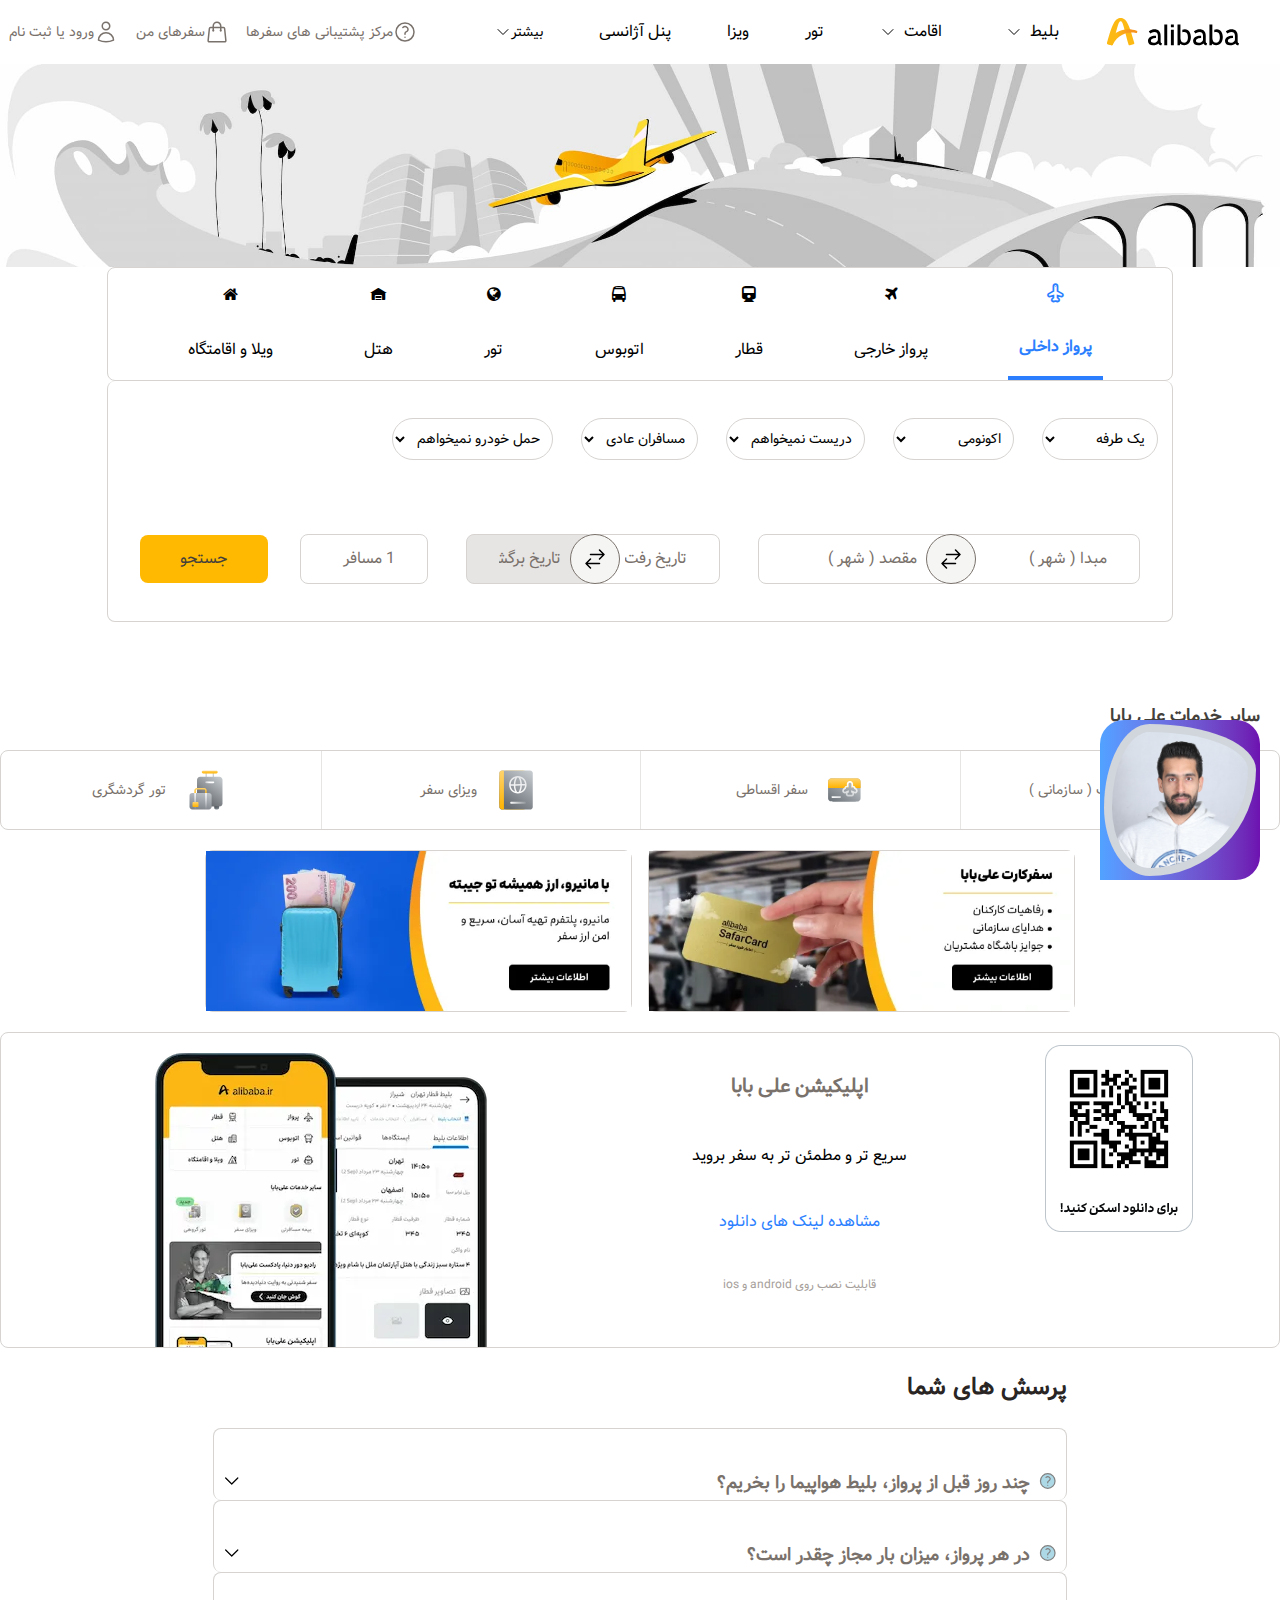
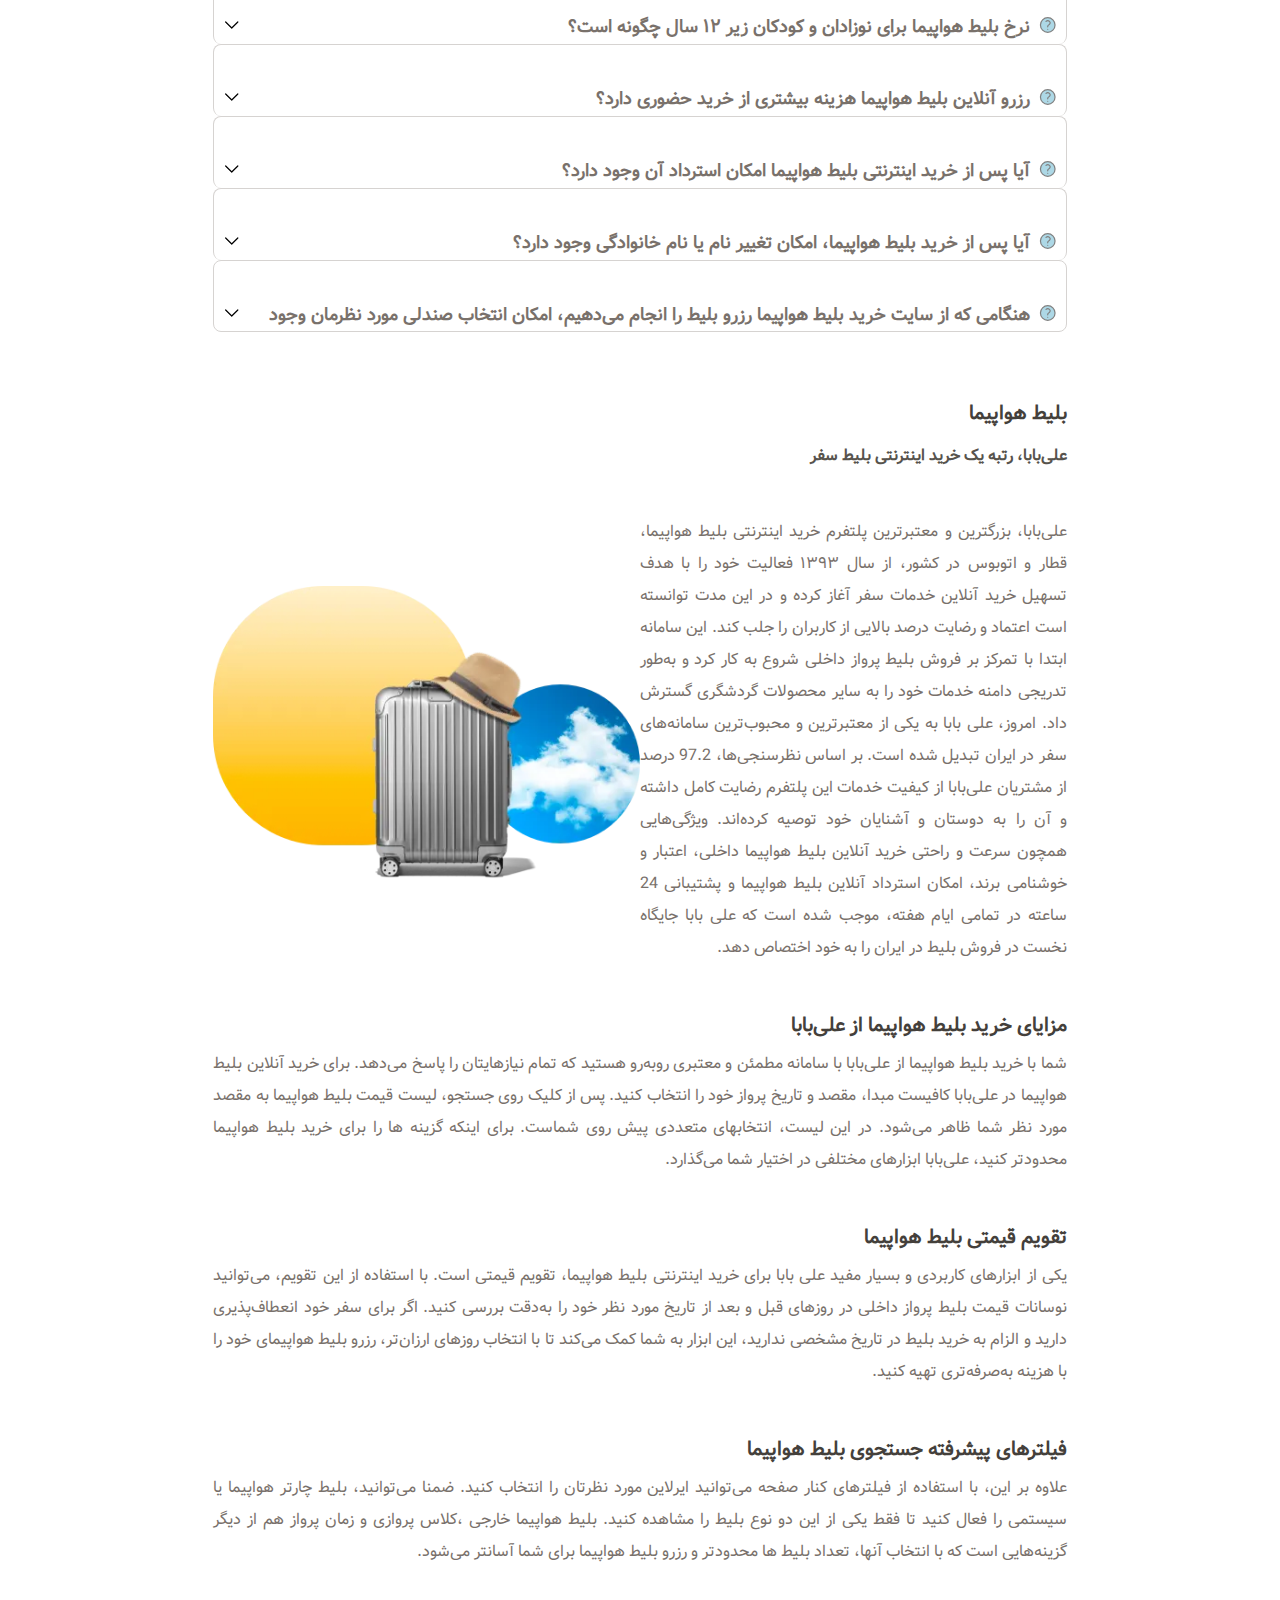
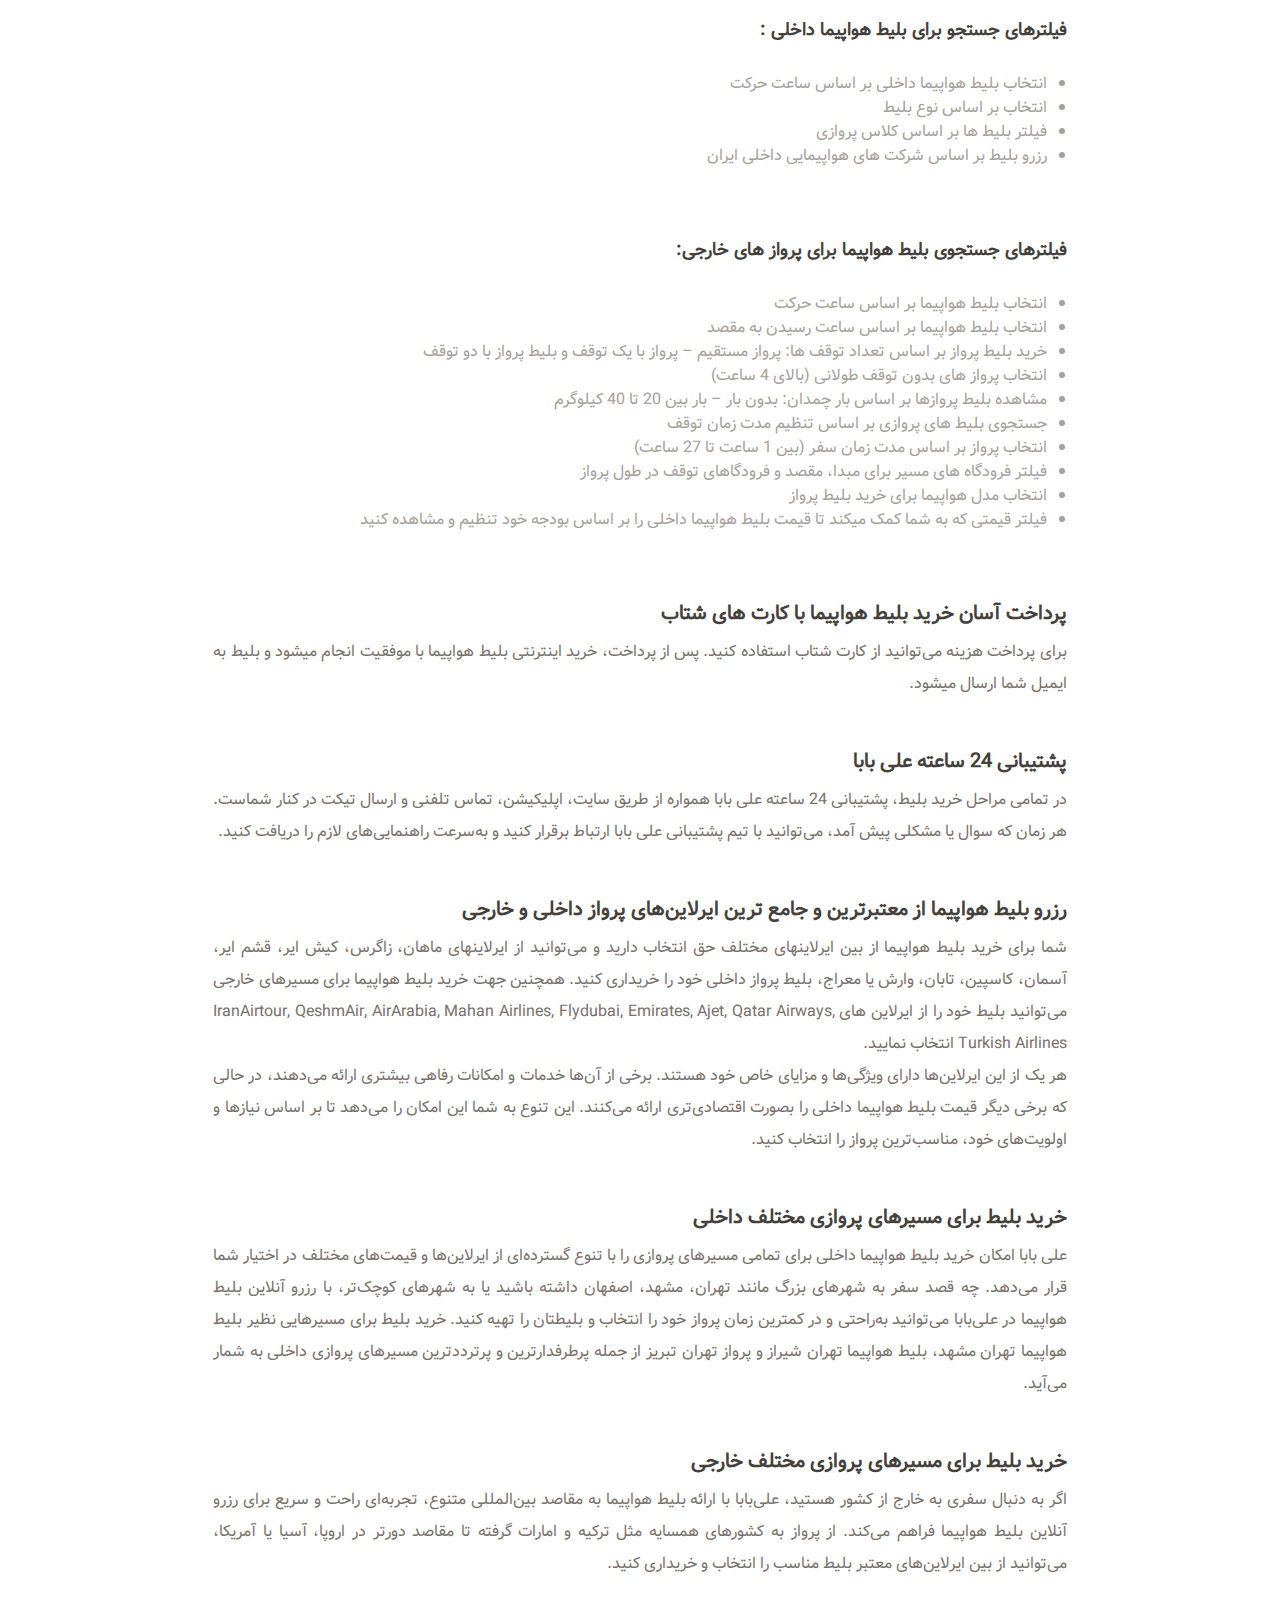
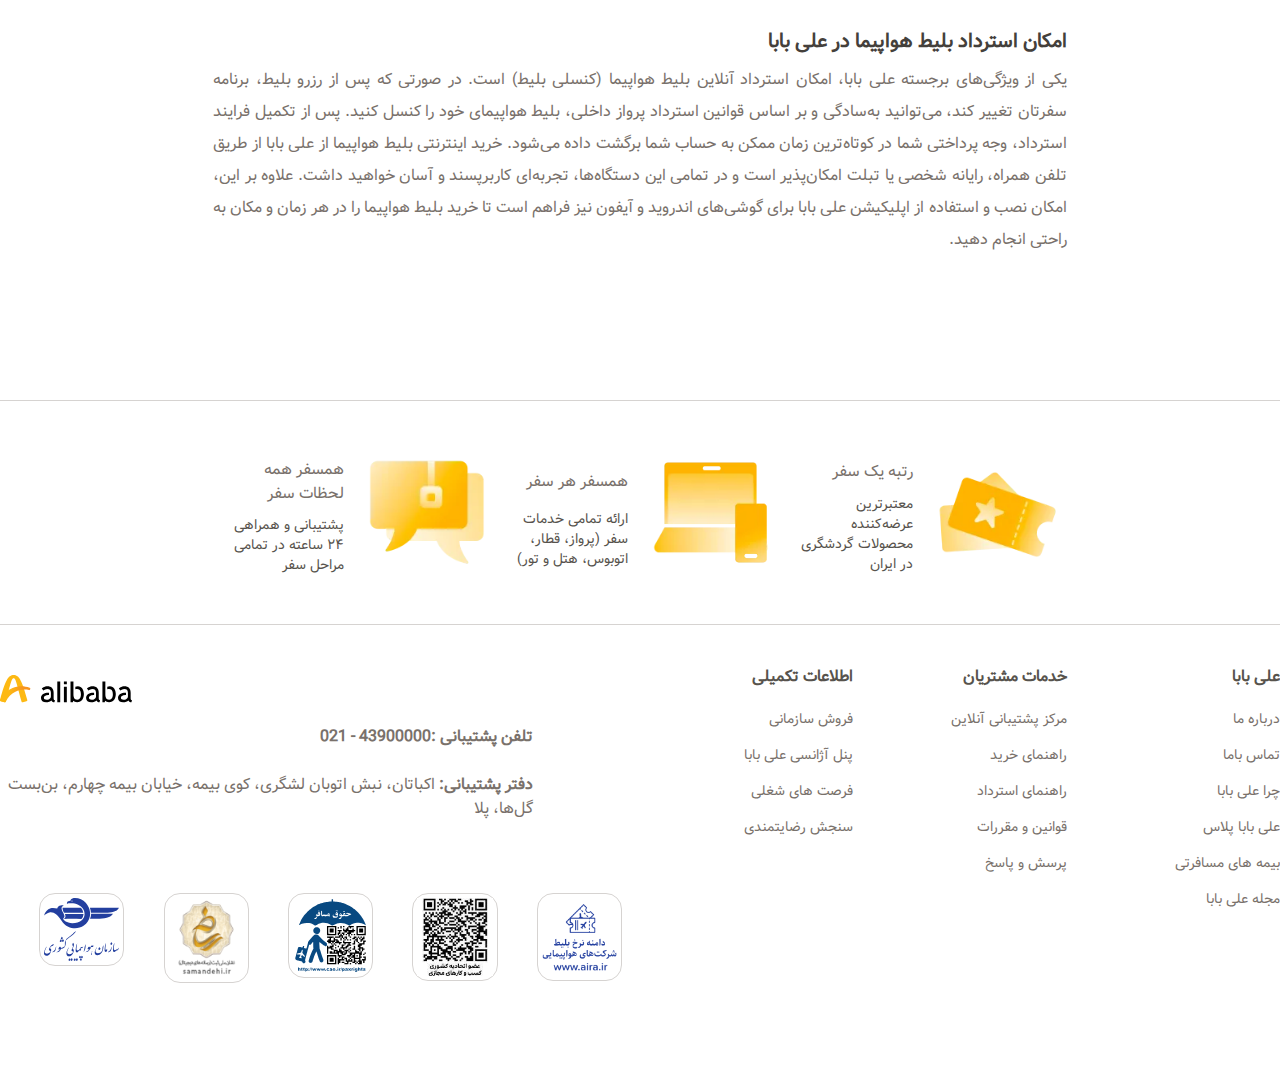
<file: index.html>
<!DOCTYPE html>
<html lang="en" dir="rtl">

<head>
    <meta charset="UTF-8">
    <meta name="viewport" content="width=device-width, initial-scale=1.0">
    <title>Ali baba website</title>
    <link rel="stylesheet" href="style/output.css">
    <link rel="stylesheet" href="style/alibaba.css">

</head>

<body onload="setIdForPictureCollection();" class="relative">
    <div class="w-full row  justify-center shadow-xl">
        <header class="w-full xl:container  flex justify-evenly h-16 ">
            <figure class="w-4/12 lg:w-2/12 flex justify-center items-center">
                <img src="img/logo.svg" alt="logo">
            </figure>
            <div class="hidden lg:flex lg:w-6/12">
                <nav class="w-full flex items-center   *:h-full">
                    <ul class="flex justify-start  gap-14 items-center  *:h-full *:flex *:items-center **:h-full">
                        <li class="relative myTitles" data-id="0">
                            <a href="#" class="flex justify-center items-center *:flex *:justify-center *:items-center">
                                <span class="px-2">بلیط</span>

                                <svg xmlns="http://www.w3.org/2000/svg" fill="none" viewBox="0 0 24 24"
                                    stroke-width="1.5" stroke="currentColor" class="size-4">
                                    <path stroke-linecap="round" stroke-linejoin="round"
                                        d="m19.5 8.25-7.5 7.5-7.5-7.5" />
                                </svg>


                            </a>
                            <nav class="absolute  top-16 -right-[50%] w-[200%] mySubTitles">
                                <ul
                                    class="*:py-2 flex flex-col   **:text-stone-500 **:text-sm *:px-5 *:hover:bg-stone-200 *:text-center *:duration-300 *:bg-white">
                                    <li class="*:rounded-2xl"><a href="#">پرواز داخلی</a></li>
                                    <li class="*:rounded-2xl"><a href="#">پرواز خارجی</a></li>
                                    <li class="*:rounded-2xl"><a href="#">قطار</a></li>
                                    <li class="*:rounded-2xl"><a href="#">اتوبوس</a></li>
                                </ul>
                            </nav>
                        </li>
                        <li class="relative myTitles" data-id="1">
                            <a href="#" class="flex justify-center items-center *:flex *:justify-center *:items-center">
                                <span class="px-2">اقامت</span>

                                <svg xmlns="http://www.w3.org/2000/svg" fill="none" viewBox="0 0 24 24"
                                    stroke-width="1.5" stroke="currentColor" class="size-4">
                                    <path stroke-linecap="round" stroke-linejoin="round"
                                        d="m19.5 8.25-7.5 7.5-7.5-7.5" />
                                </svg>


                            </a>
                            <nav class="absolute top-16 -right-[50%] w-[200%] mySubTitles ">
                                <ul
                                    class="*:py-2 flex flex-col   **:text-stone-500 **:text-sm *:px-5 *:hover:bg-stone-200 *:text-center *:duration-300 *:bg-white">
                                    <li class="*:rounded-2xl"><a href="#">هتل</a></li>
                                    <li class="*:rounded-2xl"><a href="#">ویلا و اقامتگاه</a></li>

                                </ul>
                            </nav>
                        </li>
                        <li><a href="#" class="flex justify-center items-center">تور</a></li>
                        <li><a href="#" class="flex justify-center items-center">ویزا</a></li>
                        <li><a href="#" class="flex justify-center items-center">پنل آژانسی</a></li>
                        <li class="relative " data-id="2">
                            <a href="#"
                                class="flex justify-center items-center myTitles *:flex *:justify-center *:items-center">

                                <span class="text-sm md:text-md relative flex justify-center">بیشتر </span>
                                <svg xmlns="http://www.w3.org/2000/svg" fill="none" viewBox="0 0 24 24"
                                    stroke-width="1.5" stroke="currentColor" class="size-4">
                                    <path stroke-linecap="round" stroke-linejoin="round"
                                        d="m19.5 8.25-7.5 7.5-7.5-7.5" />
                                </svg>


                            </a>
                            <nav class="absolute top-16 -right-[50%] w-[200%] mySubTitles ">
                                <ul
                                    class="*:py-2 flex flex-col   **:text-stone-500 **:text-sm *:px-5 *:hover:bg-stone-200 *:text-center *:duration-300 *:bg-white">
                                    <li class="*:rounded-2xl"><a href="#">علی بابا پلاس</a></li>
                                    <li class="*:rounded-2xl"><a href="#">مجله علی بابا</a></li>
                                    <li class="*:rounded-2xl"><a href="#">بیمه مسافرتی</a></li>
                                    <li class="*:rounded-2xl"><a href="#">سفر اقساطی</a></li>
                                </ul>
                            </nav>
                        </li>
                    </ul>
                </nav>
            </div>
            <div class="w-8/12 lg:w-4/12">
                <nav class="h-full">
                    <ul class=" flex justify-evenly h-full   *:flex *:h-full">
                        <li class="hover:bg-stone-100 rounded-4xl duration-300 px-2"><a href="#"
                                class="flex justify-center align-middle *:text-stone-500">
                                <div class="flex justify-center items-center">
                                    <svg xmlns="http://www.w3.org/2000/svg" fill="none" viewBox="0 0 24 24"
                                        stroke-width="1.5" stroke="currentColor" class="size-6">
                                        <path stroke-linecap="round" stroke-linejoin="round"
                                            d="M9.879 7.519c1.171-1.025 3.071-1.025 4.242 0 1.172 1.025 1.172 2.687 0 3.712-.203.179-.43.326-.67.442-.745.361-1.45.999-1.45 1.827v.75M21 12a9 9 0 1 1-18 0 9 9 0 0 1 18 0Zm-9 5.25h.008v.008H12v-.008Z" />
                                    </svg>

                                </div>
                                <span class="hidden lg:flex justify-center items-center text-sm">مرکز پشتیبانی های
                                    سفرها</span>
                            </a></li>
                        <li class="hover:bg-stone-100 rounded-4xl duration-300 px-2"><a href="#"
                                class="flex justify-center align-middle *:text-stone-500">
                                <div class="flex justify-center items-center">
                                    <svg xmlns="http://www.w3.org/2000/svg" fill="none" viewBox="0 0 24 24"
                                        stroke-width="1.5" stroke="currentColor" class="size-6">
                                        <path stroke-linecap="round" stroke-linejoin="round"
                                            d="M15.75 10.5V6a3.75 3.75 0 1 0-7.5 0v4.5m11.356-1.993 1.263 12c.07.665-.45 1.243-1.119 1.243H4.25a1.125 1.125 0 0 1-1.12-1.243l1.264-12A1.125 1.125 0 0 1 5.513 7.5h12.974c.576 0 1.059.435 1.119 1.007ZM8.625 10.5a.375.375 0 1 1-.75 0 .375.375 0 0 1 .75 0Zm7.5 0a.375.375 0 1 1-.75 0 .375.375 0 0 1 .75 0Z" />
                                    </svg>


                                </div>
                                <span class="hidden lg:flex justify-center items-center text-sm">سفرهای من</span>
                            </a></li>
                        <li class="hover:bg-stone-100 rounded-4xl duration-300 px-2"><a href="#"
                                class="flex justify-center align-middle *:text-stone-500">
                                <div class="flex justify-center items-center">
                                    <svg xmlns="http://www.w3.org/2000/svg" fill="none" viewBox="0 0 24 24"
                                        stroke-width="1.5" stroke="currentColor" class="size-6">
                                        <path stroke-linecap="round" stroke-linejoin="round"
                                            d="M15.75 6a3.75 3.75 0 1 1-7.5 0 3.75 3.75 0 0 1 7.5 0ZM4.501 20.118a7.5 7.5 0 0 1 14.998 0A17.933 17.933 0 0 1 12 21.75c-2.676 0-5.216-.584-7.499-1.632Z" />
                                    </svg>
                                </div>
                                <span class="hidden lg:flex justify-center items-center text-sm">ورود یا ثبت نام</span>
                            </a></li>
                    </ul>
                </nav>
            </div>
        </header>
    </div>
    <div class="w-full row  justify-center">
        <section class="w-full xl:container">
            <div class="w-full">
                <figure class="w-full myCollectionPicture">
                    <img src="img/pic7.jpg" class="w-full object-cover hidden" alt="">
                    <img src="img/pic6.jpg" class="w-full object-cover hidden" alt="">
                    <img src="img/pic5.jpg" class="w-full object-cover hidden" alt="">
                    <img src="img/pic4.jpg" class="w-full object-cover hidden" alt="">
                    <img src="img/pic3.jpg" class="w-full object-cover hidden" alt="">
                    <img src="img/pic2.jpg" class="w-full object-cover hidden" alt="">
                    <img src="img/pic1.jpg" class="w-full object-cover hidden" alt="">
                </figure>
            </div>
            <div class=" row justify-center bg-white translate-y-10 lg:-translate-y-20">
                <div class="row justify-center w-full lg:w-10/12 myCustomBorder">
                    <nav class="w-full h-28">
                        <ul class="row justify-evenly h-full myUlForPictureCollection">
                            <li data-id="0">
                                <a href="#"
                                    class="duration-300 flex flex-wrap *:w-full  h-full mySelectionForExactModifying ">

                                    <div class="icon-plane-outline flex justify-center items-center"
                                        onclick="handleLink(event)"></div>
                                    <p class="flex justify-center items-center" onclick="handleLink(event)">پرواز داخلی
                                    </p>
                                </a>
                            </li>
                            <li data-id="1">
                                <a href="#" class="duration-300 flex flex-wrap *:w-full  h-full">

                                    <div class="icon-flight flex justify-center items-center "
                                        onclick="handleLink(event);"></div>
                                    <p class="flex justify-center items-center " onclick="handleLink(event);">پرواز
                                        خارجی</p>
                                </a>
                            </li>
                            <li data-id="2">
                                <a href="#" class="duration-300 flex flex-wrap *:w-full  h-full">

                                    <div class=" icon-train flex justify-center items-center"
                                        onclick="handleLink(event)"></div>
                                    <p class="flex justify-center items-center" onclick="handleLink(event)">قطار</p>
                                </a>
                            </li>
                            <li data-id="3">
                                <a href="#" class="duration-300 flex flex-wrap *:w-full  h-full">

                                    <div class="icon-bus flex justify-center items-center" onclick="handleLink(event)">
                                    </div>
                                    <p class="flex justify-center items-center" onclick="handleLink(event)">اتوبوس</p>
                                </a>
                            </li>
                            <li data-id="4">
                                <a href="#" class="duration-300 flex flex-wrap *:w-full  h-full">

                                    <div class="icon-globe flex justify-center items-center"
                                        onclick="handleLink(event)"></div>
                                    <p class="flex justify-center items-center" onclick="handleLink(event)">تور</p>
                                </a>
                            </li>
                            <li data-id="5">
                                <a href="#" class="duration-300 flex flex-wrap *:w-full  h-full">

                                    <div class="icon-warehouse flex justify-center items-center"
                                        onclick="handleLink(event)"></div>
                                    <p class="flex justify-center items-center" onclick="handleLink(event)">هتل</p>
                                </a>
                            </li>
                            <li data-id="6">
                                <a href="#" class="duration-300 flex flex-wrap *:w-full  h-full">

                                    <div class="icon-home flex justify-center items-center" onclick="handleLink(event)">
                                    </div>
                                    <p class="flex justify-center items-center" onclick="handleLink(event)">ویلا و
                                        اقامتگاه</p>
                                </a>
                            </li>
                        </ul>
                    </nav>
                </div>
                <div class="row justify-center w-full lg:w-10/12 myCustomBorder border-t-0">
                    <div class="row  w-full *:w-full  wrapperOfOptionsForTrip h-60">
                        <div class="row justify-evenly lg:justify-start items-center ">
                            <select name="oneWay" id=""
                                class="myCustomBorder text-sm p-2 mx-3.5  rounded-full hover:bg-white focus-visible:myCustomBorder">
                                <option value="oneWay ">یک طرفه</option>
                                <option value="goBack ">رفت و برگشت</option>

                            </select>
                            <select name="level" id=""
                                class="myCustomBorder text-sm p-2 mx-3.5  rounded-full hover:bg-white focus-visible:myCustomBorder">
                                <option value="economic">اکونومی</option>
                                <option value="pEconomic">پرمیوم اکونومی</option>
                                <option value="business">بیزنس</option>
                                <option value="businessP">بیزنس پرمیوم</option>
                                <option value="firstClass">فرست</option>
                                <option value="pFirstClass">پرمیوم فرست</option>


                            </select>

                            <select name="specialTransportation" id=""
                                class="myCustomBorder text-sm p-2 mx-3.5  rounded-full hover:bg-white focus-visible:myCustomBorder">
                                <option value="noSpecial">دریست نمیخواهم</option>
                                <option value="special">دربست میخواهم</option>

                            </select>
                            <select name="passenger" id=""
                                class="myCustomBorder text-sm p-2 mx-3.5  rounded-full hover:bg-white focus-visible:myCustomBorder">
                                <option value="ordinaryPassenger">مسافران عادی</option>
                                <option value="extraordinaryWomensPassenger">ویژه خواهران</option>
                                <option value="extraordinaryMensPassengers">ویژه برادران</option>


                            </select>
                            <select name="takeCar" id=""
                                class="myCustomBorder text-sm p-2 mx-3.5  rounded-full hover:bg-white focus-visible:myCustomBorder">
                                <option value="noTakeCar">حمل خودرو نمیخواهم</option>
                                <option value="demandTakeCar">حمل خودرو میخواهم</option>
                            </select>

                        </div>
                        <div class="row justify-evenly items-center">
                            <form action="" class="relative">
                                <select name="" id=""
                                    class="myCustomBorder appearance-none focus:outline-none w-[15vw] py-3 text-stone-500 px-8">
                                    <option value="origin">مبدا ( شهر )</option>
                                    <option value="origin">تهران</option>
                                    <option value="origin">مشهد</option>
                                    <option value="origin">شیراز</option>
                                    <option value="origin">کیش</option>
                                    <option value="origin">اصفهان</option>
                                    <option value="origin">قشم</option>
                                    <option value="origin">اهواز</option>

                                </select>
                                <select name="" id=""
                                    class="myCustomBorder appearance-none focus:outline-none w-[15vw] py-3 translate-x-1.5 text-stone-500 px-8">
                                    <option value="origin">مقصد ( شهر )</option>
                                    <option value="origin">تهران</option>
                                    <option value="origin">مشهد</option>
                                    <option value="origin">شیراز</option>
                                    <option value="origin">کیش</option>
                                    <option value="origin">اصفهان</option>
                                    <option value="origin">قشم</option>
                                    <option value="origin">اهواز</option>

                                </select>
                                <div
                                    class="absolute top-[50%] right-[50%] bg-stone-100 border-[1px] border-stone-500 rounded-full p-3 cursor-pointer translate-x-[60%] -translate-y-[50%]">
                                    <svg xmlns="http://www.w3.org/2000/svg" fill="none" viewBox="0 0 24 24"
                                        stroke-width="1.5" stroke="currentColor" class="size-6">
                                        <path stroke-linecap="round" stroke-linejoin="round"
                                            d="M7.5 21 3 16.5m0 0L7.5 12M3 16.5h13.5m0-13.5L21 7.5m0 0L16.5 12M21 7.5H7.5" />
                                    </svg>

                                </div>
                            </form>
                            <form action="" class="relative">
                                <select name="" id=""
                                    class="myCustomBorder appearance-none focus:outline-none w-[10vw] py-3 text-stone-500 px-8">
                                    <option value="origin">تاریخ رفت</option>


                                </select>
                                <select name="" id="" disabled
                                    class="myCustomBorder appearance-none focus:outline-none bg-stone-200 w-[10vw] py-3 translate-x-1.5 text-stone-500 px-8">
                                    <option value="origin">تاریخ برگشت</option>


                                </select>
                                <div
                                    class="absolute top-[50%] right-[50%] bg-stone-100 border-[1px] border-stone-500 rounded-full p-3 cursor-pointer translate-x-[60%] -translate-y-[50%]">
                                    <svg xmlns="http://www.w3.org/2000/svg" fill="none" viewBox="0 0 24 24"
                                        stroke-width="1.5" stroke="currentColor" class="size-6">
                                        <path stroke-linecap="round" stroke-linejoin="round"
                                            d="M7.5 21 3 16.5m0 0L7.5 12M3 16.5h13.5m0-13.5L21 7.5m0 0L16.5 12M21 7.5H7.5" />
                                    </svg>

                                </div>
                            </form>
                            <form action="" class="relative">
                                <input type="text"
                                    class="myCustomBorder appearance-none focus:outline-none w-[10vw] py-3 text-stone-500 px-8"
                                    placeholder="تعداد مسافران" value="1 مسافر">

                            </form>
                            <button
                                class="w-[10vw] py-3 text-stone-700 bg-amber-400 rounded-lg cursor-pointer px-8">جستجو</button>
                        </div>
                    </div>
                </div>
            </div>
        </section>
    </div>


    <div class="row justify-center w-full mt-20 lg:mt-0">
        <div class="w-full lg:container">
            <div class="w-full pb-5">
                <h2 class="font-bold text-stone-700 text-lg px-5">سایر خدمات علی بابا</h2>
            </div>
            <div
                class="w-full flex justify-center myCustomBorder h-20 *:w-1/4 *:flex *:justify-center *:items-center mb-5">
                <div class="border-l-[1px] border-stone-200 cursor-pointer">
                    <figure class="flex gap-4 justify-center items-center">
                        <img src="img/logoforotherservices/logo1.svg" alt="">
                        <figcaption class="text-sm text-stone-500">سفر کارت ( سازمانی )
                        </figcaption>
                    </figure>
                </div>
                <div class="border-l-[1px] border-stone-200 cursor-pointer">
                    <figure class="flex gap-4 justify-center items-center">
                        <img src="img/logoforotherservices/logo1.svg" alt="">
                        <figcaption class="text-sm text-stone-500">سفر اقساطی </figcaption>
                    </figure>
                </div>
                <div class="border-l-[1px] border-stone-200 cursor-pointer">
                    <figure class="flex gap-4 justify-center items-center">
                        <img src="img/logoforotherservices/logo3.svg" alt="">
                        <figcaption class="text-sm text-stone-500">ویزای سفر </figcaption>
                    </figure>
                </div>
                <div class="">
                    <figure class="flex gap-4 justify-center items-center">
                        <img src="img/logoforotherservices/logo4.svg" alt="">
                        <figcaption class="text-sm text-stone-500">تور گردشگری</figcaption>
                    </figure>
                </div>
            </div>
            <div class="w-full *:w-full lg:*:w-4/12 flex justify-center gap-4 cursor-pointer pb-5">
                <figure class="flex justify-center items-center myCustomBorder">
                    <img src="img/logoforotherservices/AL_Digitalmarketing_on_going_Safar_Card_Cardview_Banner_Desktop_03_10_29_84e3e680f4.webp"
                        class="object-cover w-full" alt="">
                </figure>
                <figure class="flex justify-center items-center myCustomBorder"><img class="object-cover w-full"
                        src="img/logoforotherservices/Moneyro_Cardview_Desktop_1afa11d128.webp" alt=""></figure>

            </div>
            <div class="w-full row *:w-full  myCustomBorder lg:*:w-1/2 pt-5">
                <div class="row *:w-full md:*:w-1/2">
                    <figure class="flex justify-center xl:h-1/2 items-center mt-3">
                        <img src="img/logoforotherservices/qrcode-56155e39.png" class="object-contain" alt="">
                    </figure>
                    <div class="py-4 row justify-center *:w-full  *:py-1 *:text-center">
                        <h2 class="font-bold text-stone-500 text-xl"> اپلیکیشن علی بابا</h2>
                        <h5>سریع تر و مطمئن تر به سفر بروید</h5>
                        <h5><a href="" class="text-blue-500 tracking-widest">مشاهده لینک های دانلود </a></h5>
                        <div>

                            <h6 class="text-xs text-stone-400">قابلیت نصب روی android و ios</h6>
                        </div>
                    </div>
                </div>
                <figure class="flex justify-center">
                    <img src="img/logoforotherservices/app-mobile-travels-lg-34ce5db4.webp" alt="">
                </figure>
            </div>
        </div>
    </div>
    <div class="w-full  row justify-center">
        <section class="w-full xl:container">
            <div class="my-6 row justify-center">
                <h2 class="text-stone-800 font-bold text-2xl w-8/12">پرسش های شما</h2>
            </div>
            <div class="myAccordionMenu row justify-center">
                <div class=" myCustomBorder border-b-0 cursor-pointer duration-300 overflow-y-hidden w-11/12 lg:w-8/12">
                    <div class="partAccordion flex justify-start *:py-5  *:h-full">
                        <span class="w-1/24 px-2 flex items-center " onclick="myToggleAccordion(event);"><svg
                                xmlns="http://www.w3.org/2000/svg" fill="#ADD8E6" viewBox="0 0 24 24" stroke-width="1.5"
                                stroke="grey" class="size-6">
                                <path stroke-linecap="round" stroke-linejoin="round"
                                    d="M9.879 7.519c1.171-1.025 3.071-1.025 4.242 0 1.172 1.025 1.172 2.687 0 3.712-.203.179-.43.326-.67.442-.745.361-1.45.999-1.45 1.827v.75M21 12a9 9 0 1 1-18 0 9 9 0 0 1 18 0Zm-9 5.25h.008v.008H12v-.008Z" />
                            </svg>

                        </span>
                        <h2 class="text-stone-500 text-lg font-bold w-22/24  flex items-center"
                            onclick="myToggleAccordion(event);">چند روز قبل از پرواز، بلیط هواپیما را
                            بخریم؟</h2>
                        <span class="w-1/24 px-2 flex items-center " onclick="myToggleAccordion(event);">
                            <svg xmlns="http://www.w3.org/2000/svg" fill="none" viewBox="0 0 24 24" stroke-width="1.5"
                                stroke="currentColor" class="size-6">
                                <path stroke-linecap="round" stroke-linejoin="round" d="m19.5 8.25-7.5 7.5-7.5-7.5" />
                            </svg>


                        </span>
                    </div>
                    <p class="text-md text-stone-400 pt-7 px-10 duration-300 leading-9">امکان رزرو بلیط هواپیما از
                        ماه‌ها
                        قبل وجود
                        دارد. اما
                        گاهی اوقات
                        قیمت بلیط هواپیما در روزهای نزدیک
                        به پرواز ارزان‌تر می‌شود. بنابراین در صورتی که شرایطتان اجازه می‌دهد، رزرو آنلاین بلیط هواپیما
                        را به روزهای نزدیک پرواز موکول کنید. البته اگر قصد سفر در ایام پرسفر نظیر تعطیلات را دارید، باید
                        هر چه زودتر رزرو بلیط هواپیما را انجام دهید.</p>
                </div>
                <div class=" myCustomBorder border-b-0 cursor-pointer duration-300 overflow-y-hidden w-11/12 lg:w-8/12">
                    <div class="partAccordion flex justify-start *:py-5  *:h-full">
                        <span class="w-1/24 px-2 flex items-center " onclick="myToggleAccordion(event);"><svg
                                xmlns="http://www.w3.org/2000/svg" fill="#ADD8E6" viewBox="0 0 24 24" stroke-width="1.5"
                                stroke="grey" class="size-6">
                                <path stroke-linecap="round" stroke-linejoin="round"
                                    d="M9.879 7.519c1.171-1.025 3.071-1.025 4.242 0 1.172 1.025 1.172 2.687 0 3.712-.203.179-.43.326-.67.442-.745.361-1.45.999-1.45 1.827v.75M21 12a9 9 0 1 1-18 0 9 9 0 0 1 18 0Zm-9 5.25h.008v.008H12v-.008Z" />
                            </svg>

                        </span>
                        <h2 class="text-stone-500 text-lg font-bold w-22/24  flex items-center"
                            onclick="myToggleAccordion(event);">در هر پرواز، میزان بار مجاز چقدر است؟</h2>
                        <span class="w-1/24 px-2 flex items-center " onclick="myToggleAccordion(event);">
                            <svg xmlns="http://www.w3.org/2000/svg" fill="none" viewBox="0 0 24 24" stroke-width="1.5"
                                stroke="currentColor" class="size-6">
                                <path stroke-linecap="round" stroke-linejoin="round" d="m19.5 8.25-7.5 7.5-7.5-7.5" />
                            </svg>


                        </span>
                    </div>
                    <p class="text-md text-stone-400 pt-7 px-10 duration-300 leading-9">
                        میزان مجاز بار به کلاس پرواز و
                        کلاس نرخی بلیط بستگی دارد. هنگام خرید آنلاین بلیط هواپیما می‌توانید میزان بار مجاز را در اطلاعات
                        بلیط ببینید. طبیعی است که اگر میزان بارتان بیش از حد مجاز باشد، باید جریمه پرداخت کنید.</p>
                </div>
                <div class=" myCustomBorder border-b-0 cursor-pointer duration-300 overflow-y-hidden w-11/12 lg:w-8/12">
                    <div class="partAccordion flex justify-start *:py-5  *:h-full">
                        <span class="w-1/24 px-2 flex items-center " onclick="myToggleAccordion(event);"><svg
                                xmlns="http://www.w3.org/2000/svg" fill="#ADD8E6" viewBox="0 0 24 24" stroke-width="1.5"
                                stroke="grey" class="size-6">
                                <path stroke-linecap="round" stroke-linejoin="round"
                                    d="M9.879 7.519c1.171-1.025 3.071-1.025 4.242 0 1.172 1.025 1.172 2.687 0 3.712-.203.179-.43.326-.67.442-.745.361-1.45.999-1.45 1.827v.75M21 12a9 9 0 1 1-18 0 9 9 0 0 1 18 0Zm-9 5.25h.008v.008H12v-.008Z" />
                            </svg>

                        </span>
                        <h2 class="text-stone-500 text-lg font-bold w-22/24  flex items-center"
                            onclick="myToggleAccordion(event);">نرخ بلیط هواپیما برای نوزادان و کودکان زیر ۱۲ سال چگونه
                            است؟</h2>
                        <span class="w-1/24 px-2 flex items-center " onclick="myToggleAccordion(event);">
                            <svg xmlns="http://www.w3.org/2000/svg" fill="none" viewBox="0 0 24 24" stroke-width="1.5"
                                stroke="currentColor" class="size-6">
                                <path stroke-linecap="round" stroke-linejoin="round" d="m19.5 8.25-7.5 7.5-7.5-7.5" />
                            </svg>


                        </span>
                    </div>
                    <p class="text-md text-stone-400 pt-7 px-10 duration-300 leading-9">
                        نرخ بلیط کودکان و نوزادان به کلاس پرواز و کلاس نرخی بستگی دارد. به صورت کلی، قیمت بلیط مسافر
                        کودک (2 الی 12 سال) معادل 50 الی 100 درصد بلیط بزرگسال، و قیمت بلیط مسافر نوزاد (تا دو سال) 10
                        درصد بلیط بزرگسال است. هنگام تهیه بلیط هواپیما به این نکته توجه داشته باشید.
                    </p>
                </div>
                <div class=" myCustomBorder border-b-0 cursor-pointer duration-300 overflow-y-hidden w-11/12 lg:w-8/12">
                    <div class="partAccordion flex justify-start *:py-5  *:h-full">
                        <span class="w-1/24 px-2 flex items-center " onclick="myToggleAccordion(event);"><svg
                                xmlns="http://www.w3.org/2000/svg" fill="#ADD8E6" viewBox="0 0 24 24" stroke-width="1.5"
                                stroke="grey" class="size-6">
                                <path stroke-linecap="round" stroke-linejoin="round"
                                    d="M9.879 7.519c1.171-1.025 3.071-1.025 4.242 0 1.172 1.025 1.172 2.687 0 3.712-.203.179-.43.326-.67.442-.745.361-1.45.999-1.45 1.827v.75M21 12a9 9 0 1 1-18 0 9 9 0 0 1 18 0Zm-9 5.25h.008v.008H12v-.008Z" />
                            </svg>

                        </span>
                        <h2 class="text-stone-500 text-lg font-bold w-22/24  flex items-center"
                            onclick="myToggleAccordion(event);">رزرو آنلاین بلیط هواپیما هزینه بیشتری از خرید حضوری
                            دارد؟</h2>
                        <span class="w-1/24 px-2 flex items-center " onclick="myToggleAccordion(event);">
                            <svg xmlns="http://www.w3.org/2000/svg" fill="none" viewBox="0 0 24 24" stroke-width="1.5"
                                stroke="currentColor" class="size-6">
                                <path stroke-linecap="round" stroke-linejoin="round" d="m19.5 8.25-7.5 7.5-7.5-7.5" />
                            </svg>


                        </span>
                    </div>
                    <p class="text-md text-stone-400 pt-7 px-10 duration-300 leading-9">
                        خیر؛ زمانی که از یک سایت معتبر خرید بلیط هواپیما، اقدام به خرید می‌کنید، نه تنها هزینه بیشتری
                        پرداخت نمی‌کنید، حتی ممکن است تخفیف هم بگیرید. ضمنا با خرید آنلاین بلیط هواپیما از پشتیبانی نیز
                        برخودار هستید.
                    </p>
                </div>
                <div class=" myCustomBorder border-b-0 cursor-pointer duration-300 overflow-y-hidden w-11/12 lg:w-8/12">
                    <div class="partAccordion flex justify-start *:py-5  *:h-full">
                        <span class="w-1/24 px-2 flex items-center " onclick="myToggleAccordion(event);"><svg
                                xmlns="http://www.w3.org/2000/svg" fill="#ADD8E6" viewBox="0 0 24 24" stroke-width="1.5"
                                stroke="grey" class="size-6">
                                <path stroke-linecap="round" stroke-linejoin="round"
                                    d="M9.879 7.519c1.171-1.025 3.071-1.025 4.242 0 1.172 1.025 1.172 2.687 0 3.712-.203.179-.43.326-.67.442-.745.361-1.45.999-1.45 1.827v.75M21 12a9 9 0 1 1-18 0 9 9 0 0 1 18 0Zm-9 5.25h.008v.008H12v-.008Z" />
                            </svg>

                        </span>
                        <h2 class="text-stone-500 text-lg font-bold w-22/24  flex items-center"
                            onclick="myToggleAccordion(event);">آیا پس از خرید اینترنتی بلیط هواپیما امکان استرداد آن
                            وجود دارد؟</h2>
                        <span class="w-1/24 px-2 flex items-center " onclick="myToggleAccordion(event);">
                            <svg xmlns="http://www.w3.org/2000/svg" fill="none" viewBox="0 0 24 24" stroke-width="1.5"
                                stroke="currentColor" class="size-6">
                                <path stroke-linecap="round" stroke-linejoin="round" d="m19.5 8.25-7.5 7.5-7.5-7.5" />
                            </svg>


                        </span>
                    </div>
                    <p class="text-md text-stone-400 pt-7 px-10 duration-300 leading-9">
                        وقتی از علی‌بابا یعنی بهترین سایت خرید بلیط هواپیما ، بلیطتان را رزرو می‌کنید، خیالتان آسوده است
                        که امکان استرداد وجه در صورت کنسل کردن بلیط وجود دارد. میزان جریمه را هم هنگام رزرو آنلاین بلیط
                        هواپیما در قسمت قوانین استرداد بخوانید. میزان جریمه به نوع بلیط، کلاس پروازی، کلاس نرخی و...
                        بستگی دارد.
                </div>
                <div class=" myCustomBorder border-b-0 cursor-pointer duration-300 overflow-y-hidden w-11/12 lg:w-8/12">
                    <div class="partAccordion flex justify-start *:py-5  *:h-full">
                        <span class="w-1/24 px-2 flex items-center " onclick="myToggleAccordion(event);"><svg
                                xmlns="http://www.w3.org/2000/svg" fill="#ADD8E6" viewBox="0 0 24 24" stroke-width="1.5"
                                stroke="grey" class="size-6">
                                <path stroke-linecap="round" stroke-linejoin="round"
                                    d="M9.879 7.519c1.171-1.025 3.071-1.025 4.242 0 1.172 1.025 1.172 2.687 0 3.712-.203.179-.43.326-.67.442-.745.361-1.45.999-1.45 1.827v.75M21 12a9 9 0 1 1-18 0 9 9 0 0 1 18 0Zm-9 5.25h.008v.008H12v-.008Z" />
                            </svg>

                        </span>
                        <h2 class="text-stone-500 text-lg font-bold w-22/24  flex items-center"
                            onclick="myToggleAccordion(event);">آیا پس از خرید بلیط هواپیما، امکان تغییر نام یا نام
                            خانوادگی وجود دارد؟</h2>
                        <span class="w-1/24 px-2 flex items-center " onclick="myToggleAccordion(event);">
                            <svg xmlns="http://www.w3.org/2000/svg" fill="none" viewBox="0 0 24 24" stroke-width="1.5"
                                stroke="currentColor" class="size-6">
                                <path stroke-linecap="round" stroke-linejoin="round" d="m19.5 8.25-7.5 7.5-7.5-7.5" />
                            </svg>


                        </span>
                    </div>
                    <p class="text-md text-stone-400 pt-7 px-10 duration-300 leading-9">
                        در پرواز داخلی یا خارجی، امکان تغییر نام و نام خانوادگی در بلیط سیستمی وجود ندارد. اما در بلیط
                        چارتر، برخی از چارترکننده‌ها این تغییر را می‌پذیرند.
                </div>
                <div class=" myCustomBorder cursor-pointer duration-300 overflow-y-hidden w-11/12 lg:w-8/12">
                    <div class="partAccordion flex justify-start *:py-5  *:h-full">
                        <span class="w-1/24 px-2 flex items-center " onclick="myToggleAccordion(event);"><svg
                                xmlns="http://www.w3.org/2000/svg" fill="#ADD8E6" viewBox="0 0 24 24" stroke-width="1.5"
                                stroke="grey" class="size-6">
                                <path stroke-linecap="round" stroke-linejoin="round"
                                    d="M9.879 7.519c1.171-1.025 3.071-1.025 4.242 0 1.172 1.025 1.172 2.687 0 3.712-.203.179-.43.326-.67.442-.745.361-1.45.999-1.45 1.827v.75M21 12a9 9 0 1 1-18 0 9 9 0 0 1 18 0Zm-9 5.25h.008v.008H12v-.008Z" />
                            </svg>

                        </span>
                        <h2 class="text-stone-500 text-lg font-bold w-22/24  flex items-center"
                            onclick="myToggleAccordion(event);">هنگامی که از سایت خرید بلیط هواپیما رزرو بلیط را انجام
                            می‌دهیم، امکان انتخاب صندلی مورد نظرمان وجود دارد؟</h2>
                        <span class="w-1/24 px-2 flex items-center " onclick="myToggleAccordion(event);">
                            <svg xmlns="http://www.w3.org/2000/svg" fill="none" viewBox="0 0 24 24" stroke-width="1.5"
                                stroke="currentColor" class="size-6">
                                <path stroke-linecap="round" stroke-linejoin="round" d="m19.5 8.25-7.5 7.5-7.5-7.5" />
                            </svg>


                        </span>
                    </div>
                    <p class="text-md text-stone-400 pt-7 px-10 duration-300 leading-9">
                        خیر؛ هنگام رزرو بلیط هواپیما داخلی یا خارجی امکان انتخاب صندلی وجود ندارد. البته در زمان چک‌این
                        انتخاب محدوده صندلی امکان‌پذیر است.
                </div>
            </div>
        </section>
    </div>



    <div class="w-full  row justify-center *:w-11/12 lg:*:w-8/12 py-5">
        <section class="">
            <div class="py-10">
                <h2 class="text-xl text-stone-700 font-bold py-2">بلیط هواپیما</h2>
                <h5 class="text-md text-stone-600 font-bold py-2">علی‌بابا، رتبه یک خرید اینترنتی بلیط سفر</h5>
            </div>
            <div class="row justify-evenly items-center w-full lg:*:w-1/2">
                <p class="text-justify text-stone-500 text-md leading-8 order-2 lg:order-1">علی‌بابا، بزرگترین و
                    معتبرترین پلتفرم خرید
                    اینترنتی بلیط
                    هواپیما، قطار و اتوبوس
                    در کشور، از سال ۱۳۹۳
                    فعالیت خود را با هدف تسهیل خرید آنلاین خدمات سفر آغاز کرده و در این مدت توانسته است اعتماد و رضایت
                    درصد بالایی از کاربران را جلب کند. این سامانه ابتدا با تمرکز بر فروش بلیط پرواز داخلی شروع به کار
                    کرد و به‌طور تدریجی دامنه خدمات خود را به سایر محصولات گردشگری گسترش داد.
                    امروز، علی بابا به یکی از معتبرترین و محبوب‌ترین سامانه‌های سفر در ایران تبدیل شده است. بر اساس
                    نظرسنجی‌ها، 97.2 درصد از مشتریان علی‌بابا از کیفیت خدمات این پلتفرم رضایت کامل داشته و آن را به
                    دوستان و آشنایان خود توصیه کرده‌اند. ویژگی‌هایی همچون سرعت و راحتی خرید آنلاین بلیط هواپیما داخلی،
                    اعتبار و خوشنامی برند، امکان استرداد آنلاین بلیط هواپیما و پشتیبانی 24 ساعته در تمامی ایام هفته،
                    موجب شده است که علی بابا جایگاه نخست در فروش بلیط در ایران را به خود اختصاص دهد.</p>
                <figure class="flex justify-end order-1 lg:order-2">
                    <img src="img/baggage-0e38357c.webp" alt="">
                </figure>

            </div>
        </section>
    </div>
    <div class="w-full  row justify-center *:w-11/12 lg:*:w-8/12 py-5">
        <section>
            <h2 class="text-xl text-stone-700 font-bold py-2">مزایای خرید بلیط هواپیما از علی‌بابا</h2>
            <p class="text-justify text-stone-500 text-md leading-8">
                شما با خرید بلیط هواپیما از علی‌بابا با سامانه مطمئن و معتبری روبه‌رو هستید که تمام نیازهایتان را پاسخ
                می‌دهد. برای خرید آنلاین بلیط هواپیما در علی‌بابا کافیست مبدا، مقصد و تاریخ پرواز خود را انتخاب کنید. پس
                از کلیک روی جستجو، لیست قیمت بلیط هواپیما به مقصد مورد نظر شما ظاهر می‌شود. در این لیست، انتخابهای
                متعددی پیش روی شماست. برای اینکه گزینه‌ ها را برای خرید بلیط هواپیما محدودتر کنید، علی‌بابا ابزارهای
                مختلفی در اختیار شما می‌گذارد.
            </p>
        </section>
    </div>

    <div class="w-full  row justify-center *:w-11/12 lg:*:w-8/12 py-5">
        <section>
            <h2 class="text-xl text-stone-700 font-bold py-2">تقویم قیمتی بلیط هواپیما</h2>
            <p class="text-justify text-stone-500 text-md leading-8">
                یکی از ابزارهای کاربردی و بسیار مفید علی بابا برای خرید اینترنتی بلیط هواپیما، تقویم قیمتی است. با
                استفاده از این تقویم، می‌توانید نوسانات قیمت بلیط پرواز داخلی در روزهای قبل و بعد از تاریخ مورد نظر خود
                را به‌دقت بررسی کنید. اگر برای سفر خود انعطاف‌پذیری دارید و الزام به خرید بلیط در تاریخ مشخصی ندارید،
                این ابزار به شما کمک می‌کند تا با انتخاب روزهای ارزان‌تر، رزرو بلیط هواپیمای خود را با هزینه به‌صرفه‌تری
                تهیه کنید.
            </p>
        </section>
    </div>

    <div class="w-full  row justify-center *:w-11/12 lg:*:w-8/12 py-5">
        <section>
            <h2 class="text-xl text-stone-700 font-bold py-2">فیلترهای پیشرفته جستجوی بلیط هواپیما</h2>
            <p class="text-justify text-stone-500 text-md leading-8">
                علاوه بر این، با استفاده از فیلترهای کنار صفحه می‌توانید ایرلاین مورد نظرتان را انتخاب کنید. ضمنا
                می‌توانید، بلیط چارتر هواپیما یا سیستمی را فعال کنید تا فقط یکی از این دو نوع بلیط را مشاهده کنید. بلیط
                هواپیما خارجی ،کلاس پروازی و زمان پرواز هم از دیگر گزینه‌هایی است که با انتخاب آنها، تعداد بلیط ها
                محدودتر و رزرو بلیط هواپیما برای شما آسانتر می‌شود.
            </p>
        </section>
    </div>

    <div class="w-full  row justify-center *:w-11/12 lg:*:w-8/12 py-5">
        <section>
            <h2 class="text-lg text-stone-700 font-bold py-2">فیلترهای جستجو برای بلیط هواپیما داخلی :</h2>
            <ul class="list-disc row justify-start *:w-full p-5 *:text-stone-400 *:text-md">
                <li>انتخاب بلیط هواپیما داخلی بر اساس ساعت حرکت</li>
                <li>انتخاب بر اساس نوع بلیط</li>
                <li>فیلتر بلیط ها بر اساس کلاس پروازی</li>
                <li>رزرو بلیط بر اساس شرکت های هواپیمایی داخلی ایران</li>
            </ul>
        </section>
    </div>

    <div class="w-full  row justify-center *:w-11/12 lg:*:w-8/12 py-5">
        <section>
            <h2 class="text-lg text-stone-700 font-bold py-2">فیلترهای جستجوی بلیط هواپیما برای پرواز های خارجی:</h2>
            <ul class="list-disc row justify-start *:w-full p-5 *:text-stone-400 *:text-md">
                <li>انتخاب بلیط هواپیما بر اساس ساعت حرکت</li>
                <li>انتخاب بلیط هواپیما بر اساس ساعت رسیدن به مقصد</li>
                <li>خرید بلیط پرواز بر اساس تعداد توقف ها: پرواز مستقیم – پرواز با یک توقف و بلیط پرواز با دو توقف</li>
                <li>انتخاب پرواز های بدون توقف طولانی (بالای 4 ساعت)</li>
                <li>مشاهده بلیط پروازها بر اساس بار چمدان: بدون بار – بار بین 20 تا 40 کیلوگرم</li>
                <li>جستجوی بلیط های پروازی بر اساس تنظیم مدت زمان توقف</li>
                <li>انتخاب پرواز بر اساس مدت زمان سفر (بین 1 ساعت تا 27 ساعت)</li>
                <li>فیلتر فرودگاه های مسیر برای مبدا، مقصد و فرودگاهای توقف در طول پرواز</li>
                <li>انتخاب مدل هواپیما برای خرید بلیط پرواز</li>
                <li>فیلتر قیمتی که به شما کمک میکند تا قیمت بلیط هواپیما داخلی را بر اساس بودجه خود تنظیم و مشاهده کنید
                </li>
            </ul>
        </section>
    </div>


    <div class="w-full  row justify-center *:w-11/12 lg:*:w-8/12 py-5">
        <section>
            <h2 class="text-xl text-stone-700 font-bold py-2">پرداخت آسان خرید بلیط هواپیما با کارت های شتاب
            </h2>
            <p class="text-justify text-stone-500 text-md leading-8">
                برای پرداخت هزینه می‌توانید از کارت شتاب استفاده کنید. پس از پرداخت، خرید اینترنتی بلیط هواپیما با
                موفقیت انجام میشود و بلیط به ایمیل شما ارسال میشود.
            </p>
        </section>
    </div>

    <div class="w-full  row justify-center *:w-11/12 lg:*:w-8/12 py-5">
        <section>
            <h2 class="text-xl text-stone-700 font-bold py-2">پشتیبانی 24 ساعته علی بابا
            </h2>
            <p class="text-justify text-stone-500 text-md leading-8">
                در تمامی مراحل خرید بلیط، پشتیبانی 24 ساعته علی بابا همواره از طریق سایت، اپلیکیشن، تماس تلفنی و ارسال
                تیکت در کنار شماست. هر زمان که سوال یا مشکلی پیش آمد، می‌توانید با تیم پشتیبانی علی بابا ارتباط برقرار
                کنید و به‌سرعت راهنمایی‌های لازم را دریافت کنید.
            </p>
        </section>
    </div>

    <div class="w-full  row justify-center *:w-11/12 lg:*:w-8/12 py-5">
        <section>
            <h2 class="text-xl text-stone-700 font-bold py-2">رزرو بلیط هواپیما از معتبرترین و جامع ترین ایرلاین‌های
                پرواز داخلی و خارجی
            </h2>
            <p class="text-justify text-stone-500 text-md leading-8">
                شما برای خرید بلیط هواپیما از بین ایرلاینهای مختلف حق انتخاب دارید و می‌توانید از ایرلاینهای ماهان،
                زاگرس، کیش ایر، قشم ایر، آسمان، کاسپین، تابان، وارش یا معراج، بلیط پرواز داخلی خود را خریداری کنید.
                همچنین جهت خرید بلیط هواپیما برای مسیرهای خارجی می‌توانید بلیط خود را از ایرلاین های IranAirtour,
                QeshmAir, AirArabia, Mahan Airlines, Flydubai, Emirates, Ajet, Qatar Airways, Turkish Airlines انتخاب
                نمایید. <br>
                هر یک از این ایرلاین‌ها دارای ویژگی‌ها و مزایای خاص خود هستند. برخی از آن‌ها خدمات و امکانات رفاهی
                بیشتری ارائه می‌دهند، در حالی که برخی دیگر قیمت بلیط هواپیما داخلی را بصورت اقتصادی‌تری ارائه می‌کنند.
                این تنوع به شما این امکان را می‌دهد تا بر اساس نیازها و اولویت‌های خود، مناسب‌ترین پرواز را انتخاب کنید.
            </p>
        </section>
    </div>

    <div class="w-full  row justify-center *:w-11/12 lg:*:w-8/12 py-5">
        <section>
            <h2 class="text-xl text-stone-700 font-bold py-2">خرید بلیط برای مسیرهای پروازی مختلف داخلی
            </h2>
            <p class="text-justify text-stone-500 text-md leading-8">
                علی بابا امکان خرید بلیط هواپیما داخلی برای تمامی مسیرهای پروازی را با تنوع گسترده‌ای از ایرلاین‌ها و
                قیمت‌های مختلف در اختیار شما قرار می‌دهد. چه قصد سفر به شهرهای بزرگ مانند تهران، مشهد، اصفهان داشته
                باشید یا به شهرهای کوچک‌تر، با رزرو آنلاین بلیط هواپیما در علی‌بابا می‌توانید به‌راحتی و در کمترین زمان
                پرواز خود را انتخاب و بلیطتان را تهیه کنید. خرید بلیط برای مسیرهایی نظیر بلیط هواپیما تهران مشهد، بلیط
                هواپیما تهران شیراز و پرواز تهران تبریز از جمله پرطرفدارترین و پرترددترین مسیرهای پروازی داخلی به شمار
                می‌آید.
            </p>
        </section>
    </div>

    <div class="w-full  row justify-center *:w-11/12 lg:*:w-8/12 py-5">
        <section>
            <h2 class="text-xl text-stone-700 font-bold py-2">خرید بلیط برای مسیرهای پروازی مختلف خارجی
            </h2>
            <p class="text-justify text-stone-500 text-md leading-8">
                اگر به دنبال سفری به خارج از کشور هستید، علی‌بابا با ارائه بلیط هواپیما به مقاصد بین‌المللی متنوع،
                تجربه‌ای راحت و سریع برای رزرو آنلاین بلیط هواپیما فراهم می‌کند. از پرواز به کشورهای همسایه مثل ترکیه و
                امارات گرفته تا مقاصد دورتر در اروپا، آسیا یا آمریکا، می‌توانید از بین ایرلاین‌های معتبر بلیط مناسب را
                انتخاب و خریداری کنید.
            </p>
        </section>
    </div>


    <div class="w-full  row justify-center *:w-11/12 lg:*:w-8/12 pt-5 pb-36 border-b-[1px] border-stone-300">
        <section>
            <h2 class="text-xl text-stone-700 font-bold py-2">امکان استرداد بلیط هواپیما در علی بابا
            </h2>
            <p class="text-justify text-stone-500 text-md leading-8">
                یکی از ویژگی‌های برجسته علی بابا، امکان استرداد آنلاین بلیط هواپیما (کنسلی بلیط) است. در صورتی که پس از
                رزرو بلیط، برنامه سفرتان تغییر کند، می‌توانید به‌سادگی و بر اساس قوانین استرداد پرواز داخلی، بلیط
                هواپیمای خود را کنسل کنید. پس از تکمیل فرایند استرداد، وجه پرداختی شما در کوتاه‌ترین زمان ممکن به حساب
                شما برگشت داده می‌شود. خرید اینترنتی بلیط هواپیما از علی بابا از طریق تلفن همراه، رایانه شخصی یا تبلت
                امکان‌پذیر است و در تمامی این دستگاه‌ها، تجربه‌ای کاربرپسند و آسان خواهید داشت. علاوه بر این، امکان نصب
                و استفاده از اپلیکیشن علی بابا برای گوشی‌های اندروید و آیفون نیز فراهم است تا خرید بلیط هواپیما را در هر
                زمان و مکان به راحتی انجام دهید.
            </p>
        </section>
    </div>

    <div class="w-full py-10 row justify-center items-center border-b-[1px] border-stone-300">
        <section class="row justify-center w-8/12 *:w-full md:*:w-1/3 ">
            <div class="row *:w-1/2">
                <figure class="flex justify-center ">
                    <img src="img/1.webp" alt="">
                </figure>
                <div class="row justify-center *:w-10/12">
                    <h2 class=" self-end text-md text-stone-500">رتبه یک سفر</h2>
                    <p class="text-sm text-stone-600 self-center">
                        معتبرترین عرضه‌کننده محصولات گردشگری در ایران
                    </p>
                </div>

            </div>
            <div class="row *:w-1/2">
                <figure class="flex justify-center ">
                    <img src="img/2.webp" alt="">
                </figure>
                <div class="row justify-center *:w-10/12">
                    <h2 class=" self-end text-md text-stone-500">همسفر هر سفر</h2>
                    <p class="text-sm text-stone-600 self-center">
                        ارائه تمامی خدمات سفر (پرواز، قطار، اتوبوس، هتل و تور)
                    </p>
                </div>

            </div>
            <div class="row *:w-1/2">
                <figure class="flex justify-center ">
                    <img src="img/3.webp" alt="">
                </figure>
                <div class="row justify-center *:w-10/12">
                    <h2 class=" self-end text-md text-stone-500">همسفر همه لحظات سفر</h2>
                    <p class="text-sm text-stone-600 self-center">
                        پشتیبانی و همراهی ۲۴ ساعته در تمامی مراحل سفر
                    </p>
                </div>

            </div>

        </section>
    </div>



    <div class="row justify-center w-full   *:w-11/12 ">
        <footer class="row *:w-1/2 lg:container  py-10">
            <div class="row justify-evenly  content-start *:w-1/3">
                <nav>
                    <h3 class="text-stone-600 font-bold text-md pb-3">علی بابا</h3>
                    <ul class="text-stone-500 text-sm *:py-2 *:hover:text-stone-400 *:duration-200">
                        <li><a href="#">درباره ما</a></li>
                        <li><a href="#">تماس باما</a></li>
                        <li><a href="#">چرا علی بابا</a></li>
                        <li><a href="#">علی بابا پلاس</a></li>
                        <li><a href="#">بیمه های مسافرتی</a></li>
                        <li><a href="#">مجله علی بابا</a></li>
                    </ul>
                </nav>
                <nav>
                    <h3 class="text-stone-600 font-bold text-md pb-3">خدمات مشتریان</h3>
                    <ul class="text-stone-500 text-sm *:py-2 *:hover:text-stone-400 *:duration-200">
                        <li><a href="#">مرکز پشتیبانی آنلاین</a></li>
                        <li><a href="#">راهنمای خرید</a></li>
                        <li><a href="#">راهنمای استرداد</a></li>
                        <li><a href="#">قوانین و مقررات</a></li>
                        <li><a href="#">پرسش و پاسخ</a></li>

                    </ul>
                </nav>
                <nav>
                    <h3 class="text-stone-600 font-bold text-md pb-3">اطلاعات تکمیلی</h3>
                    <ul class="text-stone-500 text-sm *:py-2 *:hover:text-stone-400 *:duration-200">
                        <li><a href="#">فروش سازمانی</a></li>
                        <li><a href="#">پنل آژانسی علی بابا</a></li>
                        <li><a href="#">فرصت های شغلی</a></li>
                        <li><a href="#">سنجش رضایتمندی</a></li>


                    </ul>
                </nav>
            </div>
            <div class="*:w-full row justify-end content-start">
                <figure class="flex justify-end">
                    <img src="img/logo.svg" alt="">
                </figure>
                <div class="row *:w-10/12 justify-end *:text-stone-500 *:py-3">
                    <h4 class="font-bold ">تلفن پشتیبانی :<span style="direction: ltr;">43900000 - 021</span></h4>
                    <h5><span class="font-bold">دفتر پشتیبانی:</span> اکباتان، نبش اتوبان لشگری، کوی بیمه، خیابان بیمه
                        چهارم، بن‌بست
                        گل‌ها، پلا</h5>
                </div>
                <div class="py-10">
                    <ul class="row justify-evenly content-center *:w-1/2 sm:*:w-1/3 md:*:w-1/4 lg:*:w-1/6 *:py-5">
                        <li>
                            <a href="">
                                <figure class="w-[80%] border-[1px] border-stone-300 rounded-2xl p-1"><img
                                        class="w-full" src="img/logoforfooter/aira-682b7c43.png" alt=""></figure>
                            </a>
                        </li>
                        <li>
                            <a href="">
                                <figure class="w-[80%] border-[1px] border-stone-300 rounded-2xl p-1"><img
                                        class="w-full" src="img/logoforfooter/ecunion-35c3c933.jpg" alt=""></figure>
                            </a>
                        </li>
                        <li>
                            <a href="">
                                <figure class="w-[80%] border-[1px] border-stone-300 rounded-2xl p-1"><img
                                        class="w-full" src="img/logoforfooter/passenger-rights-48368f81.svg" alt="">
                                </figure>
                            </a>
                        </li>
                        <li>
                            <a href="">
                                <figure class="w-[80%] border-[1px] border-stone-300 rounded-2xl p-1"><img
                                        class="w-full" src="img/logoforfooter/samandehi-6e2b448a.png" alt=""></figure>
                            </a>
                        </li>
                        <li>
                            <a href="">
                                <figure class="w-[80%] border-[1px] border-stone-300 rounded-2xl p-1"><img
                                        class="w-full" src="img/logoforfooter/state-airline-f45c55b2.svg" alt="">
                                </figure>
                            </a>
                        </li>
                    </ul>
                </div>
            </div>

        </footer>
    </div>

    <div class="fixed bottom-5 right-5 h-40 group">
        <figure
            class="h-full flex justify-evenly  relative rounded-3xl rounded-bl-none p-1 bg-gradient-to-r from-blue-400 to-purple-800">

            <img src="img/milad.jpg"
                class=" object-cover animate-[myFancy_10s_infinite_ease-out]  h-full w-full bg-gray-300 rounded-2xl p-2  myCustomFancyBorder"
                alt="">

            <figcaption
                class="text-xl text-white font-bold italic text-center bg-gradient-to-r from-purple-800  to-blue-400 absolute bottom-0 left-0 opacity-0 group-hover:opacity-100 duration-700 -translate-x-34 p-3 rounded-2xl rounded-tr-none rounded-br-none">
                Milad Karimi</figcaption>

        </figure>
    </div>





    <script src="js/js.js"></script>
</body>

</html>
</file>
<file: style/alibaba.css>
@font-face {
  font-family: 'alibaba';
  src: url('../fonts/font/alibaba.eot?54626616');
  src: url('../fonts/font/alibaba.eot?54626616#iefix') format('embedded-opentype'),
       url('../fonts/font/alibaba.woff2?54626616') format('woff2'),
       url('../fonts/font/alibaba.woff?54626616') format('woff'),
       url('../fonts/font/alibaba.ttf?54626616') format('truetype'),
       url('../fonts/font/alibaba.svg?54626616#alibaba') format('svg');
  font-weight: normal;
  font-style: normal;
}
/* Chrome hack: SVG is rendered more smooth in Windozze. 100% magic, uncomment if you need it. */
/* Note, that will break hinting! In other OS-es font will be not as sharp as it could be */
/*
@media screen and (-webkit-min-device-pixel-ratio:0) {
  @font-face {
    font-family: 'alibaba';
    src: url('../font/alibaba.svg?54626616#alibaba') format('svg');
  }
}
*/
[class^="icon-"]:before, [class*=" icon-"]:before {
  font-family: "alibaba";
  font-style: normal;
  font-weight: normal;
  speak: never;

  display: inline-block;
  text-decoration: inherit;
  width: 1em;
  margin-right: .2em;
  text-align: center;
  /* opacity: .8; */

  /* For safety - reset parent styles, that can break glyph codes*/
  font-variant: normal;
  text-transform: none;

  /* fix buttons height, for twitter bootstrap */
  line-height: 1em;

  /* Animation center compensation - margins should be symmetric */
  /* remove if not needed */
  margin-left: .2em;

  /* you can be more comfortable with increased icons size */
  /* font-size: 120%; */

  /* Font smoothing. That was taken from TWBS */
  -webkit-font-smoothing: antialiased;
  -moz-osx-font-smoothing: grayscale;

  /* Uncomment for 3D effect */
  /* text-shadow: 1px 1px 1px rgba(127, 127, 127, 0.3); */
}

.icon-plane-outline:before { content: '\e800'; } /* '' */
.icon-flight:before { content: '\e801'; } /* '' */
.icon-globe:before { content: '\e802'; } /* '' */
.icon-home:before { content: '\e803'; } /* '' */
.icon-left-open-big:before { content: '\e807'; } /* '' */
.icon-warehouse:before { content: '\e840'; } /* '' */
.icon-bus:before { content: '\f207'; } /* '' */
.icon-train:before { content: '\f238'; } /* '' */
</file>
<file: style/output.css>
/*! tailwindcss v4.1.11 | MIT License | https://tailwindcss.com */
@layer properties;
@layer theme, base, components, utilities;
@layer theme {
  :root, :host {
    --font-sans: ui-sans-serif, system-ui, sans-serif, "Apple Color Emoji",
      "Segoe UI Emoji", "Segoe UI Symbol", "Noto Color Emoji";
    --font-mono: ui-monospace, SFMono-Regular, Menlo, Monaco, Consolas, "Liberation Mono",
      "Courier New", monospace;
    --color-red-500: oklch(63.7% 0.237 25.331);
    --color-amber-400: oklch(82.8% 0.189 84.429);
    --color-blue-400: oklch(70.7% 0.165 254.624);
    --color-blue-500: oklch(62.3% 0.214 259.815);
    --color-purple-500: oklch(62.7% 0.265 303.9);
    --color-purple-800: oklch(43.8% 0.218 303.724);
    --color-gray-300: oklch(87.2% 0.01 258.338);
    --color-gray-900: oklch(21% 0.034 264.665);
    --color-stone-100: oklch(97% 0.001 106.424);
    --color-stone-200: oklch(92.3% 0.003 48.717);
    --color-stone-300: oklch(86.9% 0.005 56.366);
    --color-stone-400: oklch(70.9% 0.01 56.259);
    --color-stone-500: oklch(55.3% 0.013 58.071);
    --color-stone-600: oklch(44.4% 0.011 73.639);
    --color-stone-700: oklch(37.4% 0.01 67.558);
    --color-stone-800: oklch(26.8% 0.007 34.298);
    --color-black: #000;
    --color-white: #fff;
    --spacing: 0.25rem;
    --text-xs: 0.75rem;
    --text-xs--line-height: calc(1 / 0.75);
    --text-sm: 0.875rem;
    --text-sm--line-height: calc(1.25 / 0.875);
    --text-lg: 1.125rem;
    --text-lg--line-height: calc(1.75 / 1.125);
    --text-xl: 1.25rem;
    --text-xl--line-height: calc(1.75 / 1.25);
    --text-2xl: 1.5rem;
    --text-2xl--line-height: calc(2 / 1.5);
    --font-weight-bold: 700;
    --tracking-wide: 0.025em;
    --tracking-widest: 0.1em;
    --radius-lg: 0.5rem;
    --radius-2xl: 1rem;
    --radius-3xl: 1.5rem;
    --radius-4xl: 2rem;
    --default-font-family: var(--font-sans);
    --default-mono-font-family: var(--font-mono);
  }
}
@layer base {
  *, ::after, ::before, ::backdrop, ::file-selector-button {
    box-sizing: border-box;
    margin: 0;
    padding: 0;
    border: 0 solid;
  }
  html, :host {
    line-height: 1.5;
    -webkit-text-size-adjust: 100%;
    tab-size: 4;
    font-family: var(--default-font-family, ui-sans-serif, system-ui, sans-serif, "Apple Color Emoji", "Segoe UI Emoji", "Segoe UI Symbol", "Noto Color Emoji");
    font-feature-settings: var(--default-font-feature-settings, normal);
    font-variation-settings: var(--default-font-variation-settings, normal);
    -webkit-tap-highlight-color: transparent;
  }
  hr {
    height: 0;
    color: inherit;
    border-top-width: 1px;
  }
  abbr:where([title]) {
    -webkit-text-decoration: underline dotted;
    text-decoration: underline dotted;
  }
  h1, h2, h3, h4, h5, h6 {
    font-size: inherit;
    font-weight: inherit;
  }
  a {
    color: inherit;
    -webkit-text-decoration: inherit;
    text-decoration: inherit;
  }
  b, strong {
    font-weight: bolder;
  }
  code, kbd, samp, pre {
    font-family: var(--default-mono-font-family, ui-monospace, SFMono-Regular, Menlo, Monaco, Consolas, "Liberation Mono", "Courier New", monospace);
    font-feature-settings: var(--default-mono-font-feature-settings, normal);
    font-variation-settings: var(--default-mono-font-variation-settings, normal);
    font-size: 1em;
  }
  small {
    font-size: 80%;
  }
  sub, sup {
    font-size: 75%;
    line-height: 0;
    position: relative;
    vertical-align: baseline;
  }
  sub {
    bottom: -0.25em;
  }
  sup {
    top: -0.5em;
  }
  table {
    text-indent: 0;
    border-color: inherit;
    border-collapse: collapse;
  }
  :-moz-focusring {
    outline: auto;
  }
  progress {
    vertical-align: baseline;
  }
  summary {
    display: list-item;
  }
  ol, ul, menu {
    list-style: none;
  }
  img, svg, video, canvas, audio, iframe, embed, object {
    display: block;
    vertical-align: middle;
  }
  img, video {
    max-width: 100%;
    height: auto;
  }
  button, input, select, optgroup, textarea, ::file-selector-button {
    font: inherit;
    font-feature-settings: inherit;
    font-variation-settings: inherit;
    letter-spacing: inherit;
    color: inherit;
    border-radius: 0;
    background-color: transparent;
    opacity: 1;
  }
  :where(select:is([multiple], [size])) optgroup {
    font-weight: bolder;
  }
  :where(select:is([multiple], [size])) optgroup option {
    padding-inline-start: 20px;
  }
  ::file-selector-button {
    margin-inline-end: 4px;
  }
  ::placeholder {
    opacity: 1;
  }
  @supports (not (-webkit-appearance: -apple-pay-button))  or (contain-intrinsic-size: 1px) {
    ::placeholder {
      color: currentcolor;
      @supports (color: color-mix(in lab, red, red)) {
        color: color-mix(in oklab, currentcolor 50%, transparent);
      }
    }
  }
  textarea {
    resize: vertical;
  }
  ::-webkit-search-decoration {
    -webkit-appearance: none;
  }
  ::-webkit-date-and-time-value {
    min-height: 1lh;
    text-align: inherit;
  }
  ::-webkit-datetime-edit {
    display: inline-flex;
  }
  ::-webkit-datetime-edit-fields-wrapper {
    padding: 0;
  }
  ::-webkit-datetime-edit, ::-webkit-datetime-edit-year-field, ::-webkit-datetime-edit-month-field, ::-webkit-datetime-edit-day-field, ::-webkit-datetime-edit-hour-field, ::-webkit-datetime-edit-minute-field, ::-webkit-datetime-edit-second-field, ::-webkit-datetime-edit-millisecond-field, ::-webkit-datetime-edit-meridiem-field {
    padding-block: 0;
  }
  :-moz-ui-invalid {
    box-shadow: none;
  }
  button, input:where([type="button"], [type="reset"], [type="submit"]), ::file-selector-button {
    appearance: button;
  }
  ::-webkit-inner-spin-button, ::-webkit-outer-spin-button {
    height: auto;
  }
  [hidden]:where(:not([hidden="until-found"])) {
    display: none !important;
  }
}
@layer utilities {
  .absolute {
    position: absolute;
  }
  .fixed {
    position: fixed;
  }
  .relative {
    position: relative;
  }
  .top-0 {
    top: calc(var(--spacing) * 0);
  }
  .top-16 {
    top: calc(var(--spacing) * 16);
  }
  .top-\[50\%\] {
    top: 50%;
  }
  .-right-\[50\%\] {
    right: calc(50% * -1);
  }
  .right-5 {
    right: calc(var(--spacing) * 5);
  }
  .right-\[50\%\] {
    right: 50%;
  }
  .bottom-0 {
    bottom: calc(var(--spacing) * 0);
  }
  .bottom-5 {
    bottom: calc(var(--spacing) * 5);
  }
  .left-0 {
    left: calc(var(--spacing) * 0);
  }
  .order-1 {
    order: 1;
  }
  .order-2 {
    order: 2;
  }
  .container {
    width: 100%;
    @media (width >= 40rem) {
      max-width: 40rem;
    }
    @media (width >= 48rem) {
      max-width: 48rem;
    }
    @media (width >= 64rem) {
      max-width: 64rem;
    }
    @media (width >= 80rem) {
      max-width: 80rem;
    }
    @media (width >= 96rem) {
      max-width: 96rem;
    }
  }
  .m-26 {
    margin: calc(var(--spacing) * 26);
  }
  .m-126 {
    margin: calc(var(--spacing) * 126);
  }
  .m-438 {
    margin: calc(var(--spacing) * 438);
  }
  .mx-3 {
    margin-inline: calc(var(--spacing) * 3);
  }
  .mx-3\.5 {
    margin-inline: calc(var(--spacing) * 3.5);
  }
  .my-6 {
    margin-block: calc(var(--spacing) * 6);
  }
  .mt-3 {
    margin-top: calc(var(--spacing) * 3);
  }
  .mt-20 {
    margin-top: calc(var(--spacing) * 20);
  }
  .mb-5 {
    margin-bottom: calc(var(--spacing) * 5);
  }
  .flex {
    display: flex;
  }
  .hidden {
    display: none;
  }
  .table {
    display: table;
  }
  .size-4 {
    width: calc(var(--spacing) * 4);
    height: calc(var(--spacing) * 4);
  }
  .size-6 {
    width: calc(var(--spacing) * 6);
    height: calc(var(--spacing) * 6);
  }
  .h-16 {
    height: calc(var(--spacing) * 16);
  }
  .h-18 {
    height: calc(var(--spacing) * 18);
  }
  .h-20 {
    height: calc(var(--spacing) * 20);
  }
  .h-28 {
    height: calc(var(--spacing) * 28);
  }
  .h-40 {
    height: calc(var(--spacing) * 40);
  }
  .h-60 {
    height: calc(var(--spacing) * 60);
  }
  .h-full {
    height: 100%;
  }
  .w-1 {
    width: calc(var(--spacing) * 1);
  }
  .w-1\/24 {
    width: calc(1/24 * 100%);
  }
  .w-4 {
    width: calc(var(--spacing) * 4);
  }
  .w-4\/12 {
    width: calc(4/12 * 100%);
  }
  .w-8 {
    width: calc(var(--spacing) * 8);
  }
  .w-8\/12 {
    width: calc(8/12 * 100%);
  }
  .w-11 {
    width: calc(var(--spacing) * 11);
  }
  .w-11\/12 {
    width: calc(11/12 * 100%);
  }
  .w-22 {
    width: calc(var(--spacing) * 22);
  }
  .w-22\/24 {
    width: calc(22/24 * 100%);
  }
  .w-\[10vw\] {
    width: 10vw;
  }
  .w-\[15vw\] {
    width: 15vw;
  }
  .w-\[80\%\] {
    width: 80%;
  }
  .w-\[200\%\] {
    width: 200%;
  }
  .w-full {
    width: 100%;
  }
  .border-collapse {
    border-collapse: collapse;
  }
  .-translate-x-10 {
    --tw-translate-x: calc(var(--spacing) * -10);
    translate: var(--tw-translate-x) var(--tw-translate-y);
  }
  .-translate-x-20 {
    --tw-translate-x: calc(var(--spacing) * -20);
    translate: var(--tw-translate-x) var(--tw-translate-y);
  }
  .-translate-x-22 {
    --tw-translate-x: calc(var(--spacing) * -22);
    translate: var(--tw-translate-x) var(--tw-translate-y);
  }
  .-translate-x-30 {
    --tw-translate-x: calc(var(--spacing) * -30);
    translate: var(--tw-translate-x) var(--tw-translate-y);
  }
  .-translate-x-32 {
    --tw-translate-x: calc(var(--spacing) * -32);
    translate: var(--tw-translate-x) var(--tw-translate-y);
  }
  .-translate-x-34 {
    --tw-translate-x: calc(var(--spacing) * -34);
    translate: var(--tw-translate-x) var(--tw-translate-y);
  }
  .-translate-x-36 {
    --tw-translate-x: calc(var(--spacing) * -36);
    translate: var(--tw-translate-x) var(--tw-translate-y);
  }
  .-translate-x-38 {
    --tw-translate-x: calc(var(--spacing) * -38);
    translate: var(--tw-translate-x) var(--tw-translate-y);
  }
  .-translate-x-40 {
    --tw-translate-x: calc(var(--spacing) * -40);
    translate: var(--tw-translate-x) var(--tw-translate-y);
  }
  .translate-x-1 {
    --tw-translate-x: calc(var(--spacing) * 1);
    translate: var(--tw-translate-x) var(--tw-translate-y);
  }
  .translate-x-1\.5 {
    --tw-translate-x: calc(var(--spacing) * 1.5);
    translate: var(--tw-translate-x) var(--tw-translate-y);
  }
  .translate-x-\[60\%\] {
    --tw-translate-x: 60%;
    translate: var(--tw-translate-x) var(--tw-translate-y);
  }
  .-translate-y-\[50\%\] {
    --tw-translate-y: calc(50% * -1);
    translate: var(--tw-translate-x) var(--tw-translate-y);
  }
  .translate-y-10 {
    --tw-translate-y: calc(var(--spacing) * 10);
    translate: var(--tw-translate-x) var(--tw-translate-y);
  }
  .transform {
    transform: var(--tw-rotate-x,) var(--tw-rotate-y,) var(--tw-rotate-z,) var(--tw-skew-x,) var(--tw-skew-y,);
  }
  .animate-\[myFancy_0\.5s_ease-out\] {
    animation: myFancy 0.5s ease-out;
  }
  .animate-\[myFancy_5s_ease-out\] {
    animation: myFancy 5s ease-out;
  }
  .animate-\[myFancy_10s_infinite_ease-out\] {
    animation: myFancy 10s infinite ease-out;
  }
  .cursor-pointer {
    cursor: pointer;
  }
  .resize {
    resize: both;
  }
  .list-disc {
    list-style-type: disc;
  }
  .appearance-none {
    appearance: none;
  }
  .flex-col {
    flex-direction: column;
  }
  .flex-wrap {
    flex-wrap: wrap;
  }
  .content-center {
    align-content: center;
  }
  .content-start {
    align-content: flex-start;
  }
  .items-center {
    align-items: center;
  }
  .justify-center {
    justify-content: center;
  }
  .justify-end {
    justify-content: flex-end;
  }
  .justify-evenly {
    justify-content: space-evenly;
  }
  .justify-start {
    justify-content: flex-start;
  }
  .gap-4 {
    gap: calc(var(--spacing) * 4);
  }
  .gap-14 {
    gap: calc(var(--spacing) * 14);
  }
  .self-center {
    align-self: center;
  }
  .self-end {
    align-self: flex-end;
  }
  .overflow-y-hidden {
    overflow-y: hidden;
  }
  .rounded-2xl {
    border-radius: var(--radius-2xl);
  }
  .rounded-3xl {
    border-radius: var(--radius-3xl);
  }
  .rounded-4xl {
    border-radius: var(--radius-4xl);
  }
  .rounded-full {
    border-radius: calc(infinity * 1px);
  }
  .rounded-lg {
    border-radius: var(--radius-lg);
  }
  .rounded-tr-none {
    border-top-right-radius: 0;
  }
  .rounded-br-none {
    border-bottom-right-radius: 0;
  }
  .rounded-bl-none {
    border-bottom-left-radius: 0;
  }
  .border {
    border-style: var(--tw-border-style);
    border-width: 1px;
  }
  .border-2 {
    border-style: var(--tw-border-style);
    border-width: 2px;
  }
  .border-8 {
    border-style: var(--tw-border-style);
    border-width: 8px;
  }
  .border-\[1px\] {
    border-style: var(--tw-border-style);
    border-width: 1px;
  }
  .border-t-0 {
    border-top-style: var(--tw-border-style);
    border-top-width: 0px;
  }
  .border-b-0 {
    border-bottom-style: var(--tw-border-style);
    border-bottom-width: 0px;
  }
  .border-b-4 {
    border-bottom-style: var(--tw-border-style);
    border-bottom-width: 4px;
  }
  .border-b-\[1px\] {
    border-bottom-style: var(--tw-border-style);
    border-bottom-width: 1px;
  }
  .border-l-\[1px\] {
    border-left-style: var(--tw-border-style);
    border-left-width: 1px;
  }
  .border-blue-500 {
    border-color: var(--color-blue-500);
  }
  .border-stone-200 {
    border-color: var(--color-stone-200);
  }
  .border-stone-300 {
    border-color: var(--color-stone-300);
  }
  .border-stone-500 {
    border-color: var(--color-stone-500);
  }
  .border-transparent {
    border-color: transparent;
  }
  .bg-amber-400 {
    background-color: var(--color-amber-400);
  }
  .bg-gray-300 {
    background-color: var(--color-gray-300);
  }
  .bg-gray-900 {
    background-color: var(--color-gray-900);
  }
  .bg-stone-100 {
    background-color: var(--color-stone-100);
  }
  .bg-stone-200 {
    background-color: var(--color-stone-200);
  }
  .bg-white {
    background-color: var(--color-white);
  }
  .bg-gradient-to-r {
    --tw-gradient-position: to right in oklab;
    background-image: linear-gradient(var(--tw-gradient-stops));
  }
  .from-blue-400 {
    --tw-gradient-from: var(--color-blue-400);
    --tw-gradient-stops: var(--tw-gradient-via-stops, var(--tw-gradient-position), var(--tw-gradient-from) var(--tw-gradient-from-position), var(--tw-gradient-to) var(--tw-gradient-to-position));
  }
  .from-blue-500 {
    --tw-gradient-from: var(--color-blue-500);
    --tw-gradient-stops: var(--tw-gradient-via-stops, var(--tw-gradient-position), var(--tw-gradient-from) var(--tw-gradient-from-position), var(--tw-gradient-to) var(--tw-gradient-to-position));
  }
  .from-purple-800 {
    --tw-gradient-from: var(--color-purple-800);
    --tw-gradient-stops: var(--tw-gradient-via-stops, var(--tw-gradient-position), var(--tw-gradient-from) var(--tw-gradient-from-position), var(--tw-gradient-to) var(--tw-gradient-to-position));
  }
  .to-blue-400 {
    --tw-gradient-to: var(--color-blue-400);
    --tw-gradient-stops: var(--tw-gradient-via-stops, var(--tw-gradient-position), var(--tw-gradient-from) var(--tw-gradient-from-position), var(--tw-gradient-to) var(--tw-gradient-to-position));
  }
  .to-purple-500 {
    --tw-gradient-to: var(--color-purple-500);
    --tw-gradient-stops: var(--tw-gradient-via-stops, var(--tw-gradient-position), var(--tw-gradient-from) var(--tw-gradient-from-position), var(--tw-gradient-to) var(--tw-gradient-to-position));
  }
  .to-purple-800 {
    --tw-gradient-to: var(--color-purple-800);
    --tw-gradient-stops: var(--tw-gradient-via-stops, var(--tw-gradient-position), var(--tw-gradient-from) var(--tw-gradient-from-position), var(--tw-gradient-to) var(--tw-gradient-to-position));
  }
  .to-red-500 {
    --tw-gradient-to: var(--color-red-500);
    --tw-gradient-stops: var(--tw-gradient-via-stops, var(--tw-gradient-position), var(--tw-gradient-from) var(--tw-gradient-from-position), var(--tw-gradient-to) var(--tw-gradient-to-position));
  }
  .object-contain {
    object-fit: contain;
  }
  .object-cover {
    object-fit: cover;
  }
  .p-1 {
    padding: calc(var(--spacing) * 1);
  }
  .p-2 {
    padding: calc(var(--spacing) * 2);
  }
  .p-3 {
    padding: calc(var(--spacing) * 3);
  }
  .p-4 {
    padding: calc(var(--spacing) * 4);
  }
  .p-5 {
    padding: calc(var(--spacing) * 5);
  }
  .p-56 {
    padding: calc(var(--spacing) * 56);
  }
  .px-2 {
    padding-inline: calc(var(--spacing) * 2);
  }
  .px-5 {
    padding-inline: calc(var(--spacing) * 5);
  }
  .px-8 {
    padding-inline: calc(var(--spacing) * 8);
  }
  .px-10 {
    padding-inline: calc(var(--spacing) * 10);
  }
  .py-2 {
    padding-block: calc(var(--spacing) * 2);
  }
  .py-3 {
    padding-block: calc(var(--spacing) * 3);
  }
  .py-4 {
    padding-block: calc(var(--spacing) * 4);
  }
  .py-5 {
    padding-block: calc(var(--spacing) * 5);
  }
  .py-10 {
    padding-block: calc(var(--spacing) * 10);
  }
  .pt-5 {
    padding-top: calc(var(--spacing) * 5);
  }
  .pt-7 {
    padding-top: calc(var(--spacing) * 7);
  }
  .pb-3 {
    padding-bottom: calc(var(--spacing) * 3);
  }
  .pb-5 {
    padding-bottom: calc(var(--spacing) * 5);
  }
  .pb-36 {
    padding-bottom: calc(var(--spacing) * 36);
  }
  .text-center {
    text-align: center;
  }
  .text-justify {
    text-align: justify;
  }
  .align-middle {
    vertical-align: middle;
  }
  .text-2xl {
    font-size: var(--text-2xl);
    line-height: var(--tw-leading, var(--text-2xl--line-height));
  }
  .text-lg {
    font-size: var(--text-lg);
    line-height: var(--tw-leading, var(--text-lg--line-height));
  }
  .text-sm {
    font-size: var(--text-sm);
    line-height: var(--tw-leading, var(--text-sm--line-height));
  }
  .text-xl {
    font-size: var(--text-xl);
    line-height: var(--tw-leading, var(--text-xl--line-height));
  }
  .text-xs {
    font-size: var(--text-xs);
    line-height: var(--tw-leading, var(--text-xs--line-height));
  }
  .leading-8 {
    --tw-leading: calc(var(--spacing) * 8);
    line-height: calc(var(--spacing) * 8);
  }
  .leading-9 {
    --tw-leading: calc(var(--spacing) * 9);
    line-height: calc(var(--spacing) * 9);
  }
  .font-bold {
    --tw-font-weight: var(--font-weight-bold);
    font-weight: var(--font-weight-bold);
  }
  .tracking-wide {
    --tw-tracking: var(--tracking-wide);
    letter-spacing: var(--tracking-wide);
  }
  .tracking-widest {
    --tw-tracking: var(--tracking-widest);
    letter-spacing: var(--tracking-widest);
  }
  .text-black {
    color: var(--color-black);
  }
  .text-blue-500 {
    color: var(--color-blue-500);
  }
  .text-stone-400 {
    color: var(--color-stone-400);
  }
  .text-stone-500 {
    color: var(--color-stone-500);
  }
  .text-stone-600 {
    color: var(--color-stone-600);
  }
  .text-stone-700 {
    color: var(--color-stone-700);
  }
  .text-stone-800 {
    color: var(--color-stone-800);
  }
  .text-white {
    color: var(--color-white);
  }
  .italic {
    font-style: italic;
  }
  .underline {
    text-decoration-line: underline;
  }
  .opacity-0 {
    opacity: 0%;
  }
  .shadow-xl {
    --tw-shadow: 0 20px 25px -5px var(--tw-shadow-color, rgb(0 0 0 / 0.1)), 0 8px 10px -6px var(--tw-shadow-color, rgb(0 0 0 / 0.1));
    box-shadow: var(--tw-inset-shadow), var(--tw-inset-ring-shadow), var(--tw-ring-offset-shadow), var(--tw-ring-shadow), var(--tw-shadow);
  }
  .outline {
    outline-style: var(--tw-outline-style);
    outline-width: 1px;
  }
  .duration-100 {
    --tw-duration: 100ms;
    transition-duration: 100ms;
  }
  .duration-300 {
    --tw-duration: 300ms;
    transition-duration: 300ms;
  }
  .duration-400 {
    --tw-duration: 400ms;
    transition-duration: 400ms;
  }
  .duration-500 {
    --tw-duration: 500ms;
    transition-duration: 500ms;
  }
  .duration-700 {
    --tw-duration: 700ms;
    transition-duration: 700ms;
  }
  .\*\:flex {
    :is(& > *) {
      display: flex;
    }
  }
  .\*\:h-full {
    :is(& > *) {
      height: 100%;
    }
  }
  .\*\:w-1\/2 {
    :is(& > *) {
      width: calc(1/2 * 100%);
    }
  }
  .\*\:w-1\/3 {
    :is(& > *) {
      width: calc(1/3 * 100%);
    }
  }
  .\*\:w-1\/4 {
    :is(& > *) {
      width: calc(1/4 * 100%);
    }
  }
  .\*\:w-10\/12 {
    :is(& > *) {
      width: calc(10/12 * 100%);
    }
  }
  .\*\:w-11\/12 {
    :is(& > *) {
      width: calc(11/12 * 100%);
    }
  }
  .\*\:w-full {
    :is(& > *) {
      width: 100%;
    }
  }
  .\*\:items-center {
    :is(& > *) {
      align-items: center;
    }
  }
  .\*\:justify-center {
    :is(& > *) {
      justify-content: center;
    }
  }
  .\*\:rounded-2xl {
    :is(& > *) {
      border-radius: var(--radius-2xl);
    }
  }
  .\*\:bg-white {
    :is(& > *) {
      background-color: var(--color-white);
    }
  }
  .\*\:px-5 {
    :is(& > *) {
      padding-inline: calc(var(--spacing) * 5);
    }
  }
  .\*\:py-1 {
    :is(& > *) {
      padding-block: calc(var(--spacing) * 1);
    }
  }
  .\*\:py-2 {
    :is(& > *) {
      padding-block: calc(var(--spacing) * 2);
    }
  }
  .\*\:py-3 {
    :is(& > *) {
      padding-block: calc(var(--spacing) * 3);
    }
  }
  .\*\:py-5 {
    :is(& > *) {
      padding-block: calc(var(--spacing) * 5);
    }
  }
  .\*\:text-center {
    :is(& > *) {
      text-align: center;
    }
  }
  .\*\:text-stone-400 {
    :is(& > *) {
      color: var(--color-stone-400);
    }
  }
  .\*\:text-stone-500 {
    :is(& > *) {
      color: var(--color-stone-500);
    }
  }
  .\*\:duration-200 {
    :is(& > *) {
      --tw-duration: 200ms;
      transition-duration: 200ms;
    }
  }
  .\*\:duration-300 {
    :is(& > *) {
      --tw-duration: 300ms;
      transition-duration: 300ms;
    }
  }
  .\*\*\:h-full {
    :is(& *) {
      height: 100%;
    }
  }
  .\*\*\:text-sm {
    :is(& *) {
      font-size: var(--text-sm);
      line-height: var(--tw-leading, var(--text-sm--line-height));
    }
  }
  .\*\*\:text-stone-500 {
    :is(& *) {
      color: var(--color-stone-500);
    }
  }
  .group-hover\:opacity-100 {
    &:is(:where(.group):hover *) {
      @media (hover: hover) {
        opacity: 100%;
      }
    }
  }
  .hover\:bg-stone-100 {
    &:hover {
      @media (hover: hover) {
        background-color: var(--color-stone-100);
      }
    }
  }
  .hover\:bg-white {
    &:hover {
      @media (hover: hover) {
        background-color: var(--color-white);
      }
    }
  }
  .\*\:hover\:bg-stone-200 {
    :is(& > *) {
      &:hover {
        @media (hover: hover) {
          background-color: var(--color-stone-200);
        }
      }
    }
  }
  .\*\:hover\:text-stone-400 {
    :is(& > *) {
      &:hover {
        @media (hover: hover) {
          color: var(--color-stone-400);
        }
      }
    }
  }
  .focus\:outline-none {
    &:focus {
      --tw-outline-style: none;
      outline-style: none;
    }
  }
  .sm\:\*\:w-1\/3 {
    @media (width >= 40rem) {
      :is(& > *) {
        width: calc(1/3 * 100%);
      }
    }
  }
  .md\:\*\:w-1\/2 {
    @media (width >= 48rem) {
      :is(& > *) {
        width: calc(1/2 * 100%);
      }
    }
  }
  .md\:\*\:w-1\/3 {
    @media (width >= 48rem) {
      :is(& > *) {
        width: calc(1/3 * 100%);
      }
    }
  }
  .md\:\*\:w-1\/4 {
    @media (width >= 48rem) {
      :is(& > *) {
        width: calc(1/4 * 100%);
      }
    }
  }
  .lg\:order-1 {
    @media (width >= 64rem) {
      order: 1;
    }
  }
  .lg\:order-2 {
    @media (width >= 64rem) {
      order: 2;
    }
  }
  .lg\:container {
    @media (width >= 64rem) {
      width: 100%;
      @media (width >= 40rem) {
        max-width: 40rem;
      }
      @media (width >= 48rem) {
        max-width: 48rem;
      }
      @media (width >= 64rem) {
        max-width: 64rem;
      }
      @media (width >= 80rem) {
        max-width: 80rem;
      }
      @media (width >= 96rem) {
        max-width: 96rem;
      }
    }
  }
  .lg\:mt-0 {
    @media (width >= 64rem) {
      margin-top: calc(var(--spacing) * 0);
    }
  }
  .lg\:flex {
    @media (width >= 64rem) {
      display: flex;
    }
  }
  .lg\:w-2\/12 {
    @media (width >= 64rem) {
      width: calc(2/12 * 100%);
    }
  }
  .lg\:w-4\/12 {
    @media (width >= 64rem) {
      width: calc(4/12 * 100%);
    }
  }
  .lg\:w-6\/12 {
    @media (width >= 64rem) {
      width: calc(6/12 * 100%);
    }
  }
  .lg\:w-8\/12 {
    @media (width >= 64rem) {
      width: calc(8/12 * 100%);
    }
  }
  .lg\:w-10\/12 {
    @media (width >= 64rem) {
      width: calc(10/12 * 100%);
    }
  }
  .lg\:-translate-y-20 {
    @media (width >= 64rem) {
      --tw-translate-y: calc(var(--spacing) * -20);
      translate: var(--tw-translate-x) var(--tw-translate-y);
    }
  }
  .lg\:justify-start {
    @media (width >= 64rem) {
      justify-content: flex-start;
    }
  }
  .lg\:\*\:w-1\/2 {
    @media (width >= 64rem) {
      :is(& > *) {
        width: calc(1/2 * 100%);
      }
    }
  }
  .lg\:\*\:w-1\/6 {
    @media (width >= 64rem) {
      :is(& > *) {
        width: calc(1/6 * 100%);
      }
    }
  }
  .lg\:\*\:w-4\/12 {
    @media (width >= 64rem) {
      :is(& > *) {
        width: calc(4/12 * 100%);
      }
    }
  }
  .lg\:\*\:w-8\/12 {
    @media (width >= 64rem) {
      :is(& > *) {
        width: calc(8/12 * 100%);
      }
    }
  }
  .xl\:container {
    @media (width >= 80rem) {
      width: 100%;
      @media (width >= 40rem) {
        max-width: 40rem;
      }
      @media (width >= 48rem) {
        max-width: 48rem;
      }
      @media (width >= 64rem) {
        max-width: 64rem;
      }
      @media (width >= 80rem) {
        max-width: 80rem;
      }
      @media (width >= 96rem) {
        max-width: 96rem;
      }
    }
  }
  .xl\:h-1\/2 {
    @media (width >= 80rem) {
      height: calc(1/2 * 100%);
    }
  }
}
@font-face {
  font-family: 'Vazir';
  src: url('../fonts/Vazir.eot');
  src: url('../fonts/Vazir.eot?#iefix') format('embedded-opentype'), url('../fonts/Vazir.woff2') format('woff2'), url('../fonts/Vazir.woff') format('woff');
  font-weight: normal;
  font-style: normal;
  font-display: swap;
}
@layer base {
  .row {
    display: flex;
    flex-wrap: wrap;
  }
  .myCustomBorder {
    border-radius: var(--radius-lg);
    border-style: var(--tw-border-style);
    border-width: 1px;
    border-color: var(--color-stone-300);
  }
}
@layer components;
@layer utilities;
@layer theme {
  body {
    font-family: Vazir;
  }
  @keyframes myFancy {
    0% {
      border-radius: 30% 70% 70% 30% / 55% 30% 70% 45%;
    }
    30% {
      border-radius: 38% 62% 46% 54% / 77% 68% 32% 23%;
    }
    60% {
      border-radius: 35% 65% 29% 71% / 68% 49% 51% 32%;
    }
    85% {
      border-radius: 5% 95% 13% 87% / 93% 14% 86% 7%;
    }
  }
}
.myCustomFancyBorder {
  border-radius: 30% 70% 70% 30% / 55% 30% 70% 45%;
}
@property --tw-translate-x {
  syntax: "*";
  inherits: false;
  initial-value: 0;
}
@property --tw-translate-y {
  syntax: "*";
  inherits: false;
  initial-value: 0;
}
@property --tw-translate-z {
  syntax: "*";
  inherits: false;
  initial-value: 0;
}
@property --tw-rotate-x {
  syntax: "*";
  inherits: false;
}
@property --tw-rotate-y {
  syntax: "*";
  inherits: false;
}
@property --tw-rotate-z {
  syntax: "*";
  inherits: false;
}
@property --tw-skew-x {
  syntax: "*";
  inherits: false;
}
@property --tw-skew-y {
  syntax: "*";
  inherits: false;
}
@property --tw-border-style {
  syntax: "*";
  inherits: false;
  initial-value: solid;
}
@property --tw-gradient-position {
  syntax: "*";
  inherits: false;
}
@property --tw-gradient-from {
  syntax: "<color>";
  inherits: false;
  initial-value: #0000;
}
@property --tw-gradient-via {
  syntax: "<color>";
  inherits: false;
  initial-value: #0000;
}
@property --tw-gradient-to {
  syntax: "<color>";
  inherits: false;
  initial-value: #0000;
}
@property --tw-gradient-stops {
  syntax: "*";
  inherits: false;
}
@property --tw-gradient-via-stops {
  syntax: "*";
  inherits: false;
}
@property --tw-gradient-from-position {
  syntax: "<length-percentage>";
  inherits: false;
  initial-value: 0%;
}
@property --tw-gradient-via-position {
  syntax: "<length-percentage>";
  inherits: false;
  initial-value: 50%;
}
@property --tw-gradient-to-position {
  syntax: "<length-percentage>";
  inherits: false;
  initial-value: 100%;
}
@property --tw-leading {
  syntax: "*";
  inherits: false;
}
@property --tw-font-weight {
  syntax: "*";
  inherits: false;
}
@property --tw-tracking {
  syntax: "*";
  inherits: false;
}
@property --tw-shadow {
  syntax: "*";
  inherits: false;
  initial-value: 0 0 #0000;
}
@property --tw-shadow-color {
  syntax: "*";
  inherits: false;
}
@property --tw-shadow-alpha {
  syntax: "<percentage>";
  inherits: false;
  initial-value: 100%;
}
@property --tw-inset-shadow {
  syntax: "*";
  inherits: false;
  initial-value: 0 0 #0000;
}
@property --tw-inset-shadow-color {
  syntax: "*";
  inherits: false;
}
@property --tw-inset-shadow-alpha {
  syntax: "<percentage>";
  inherits: false;
  initial-value: 100%;
}
@property --tw-ring-color {
  syntax: "*";
  inherits: false;
}
@property --tw-ring-shadow {
  syntax: "*";
  inherits: false;
  initial-value: 0 0 #0000;
}
@property --tw-inset-ring-color {
  syntax: "*";
  inherits: false;
}
@property --tw-inset-ring-shadow {
  syntax: "*";
  inherits: false;
  initial-value: 0 0 #0000;
}
@property --tw-ring-inset {
  syntax: "*";
  inherits: false;
}
@property --tw-ring-offset-width {
  syntax: "<length>";
  inherits: false;
  initial-value: 0px;
}
@property --tw-ring-offset-color {
  syntax: "*";
  inherits: false;
  initial-value: #fff;
}
@property --tw-ring-offset-shadow {
  syntax: "*";
  inherits: false;
  initial-value: 0 0 #0000;
}
@property --tw-outline-style {
  syntax: "*";
  inherits: false;
  initial-value: solid;
}
@property --tw-duration {
  syntax: "*";
  inherits: false;
}
@layer properties {
  @supports ((-webkit-hyphens: none) and (not (margin-trim: inline))) or ((-moz-orient: inline) and (not (color:rgb(from red r g b)))) {
    *, ::before, ::after, ::backdrop {
      --tw-translate-x: 0;
      --tw-translate-y: 0;
      --tw-translate-z: 0;
      --tw-rotate-x: initial;
      --tw-rotate-y: initial;
      --tw-rotate-z: initial;
      --tw-skew-x: initial;
      --tw-skew-y: initial;
      --tw-border-style: solid;
      --tw-gradient-position: initial;
      --tw-gradient-from: #0000;
      --tw-gradient-via: #0000;
      --tw-gradient-to: #0000;
      --tw-gradient-stops: initial;
      --tw-gradient-via-stops: initial;
      --tw-gradient-from-position: 0%;
      --tw-gradient-via-position: 50%;
      --tw-gradient-to-position: 100%;
      --tw-leading: initial;
      --tw-font-weight: initial;
      --tw-tracking: initial;
      --tw-shadow: 0 0 #0000;
      --tw-shadow-color: initial;
      --tw-shadow-alpha: 100%;
      --tw-inset-shadow: 0 0 #0000;
      --tw-inset-shadow-color: initial;
      --tw-inset-shadow-alpha: 100%;
      --tw-ring-color: initial;
      --tw-ring-shadow: 0 0 #0000;
      --tw-inset-ring-color: initial;
      --tw-inset-ring-shadow: 0 0 #0000;
      --tw-ring-inset: initial;
      --tw-ring-offset-width: 0px;
      --tw-ring-offset-color: #fff;
      --tw-ring-offset-shadow: 0 0 #0000;
      --tw-outline-style: solid;
      --tw-duration: initial;
    }
  }
}
</file>
